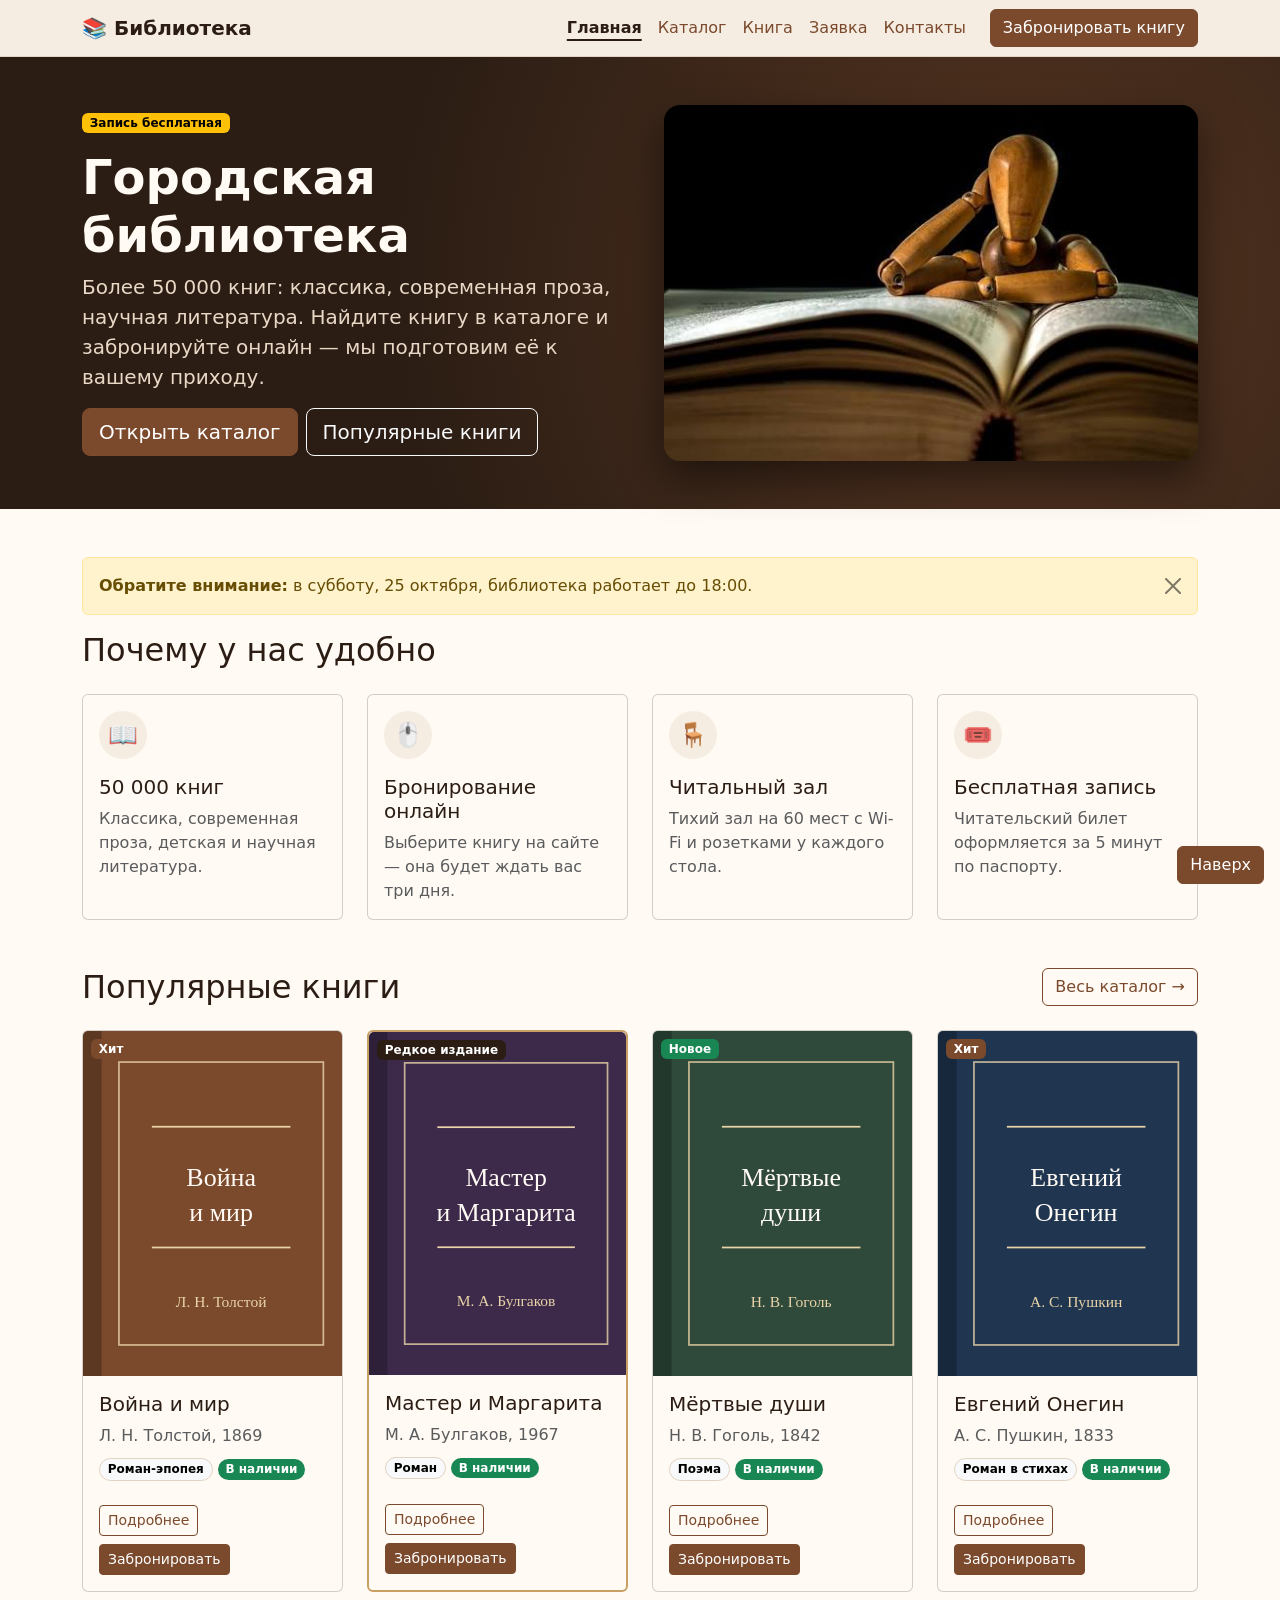
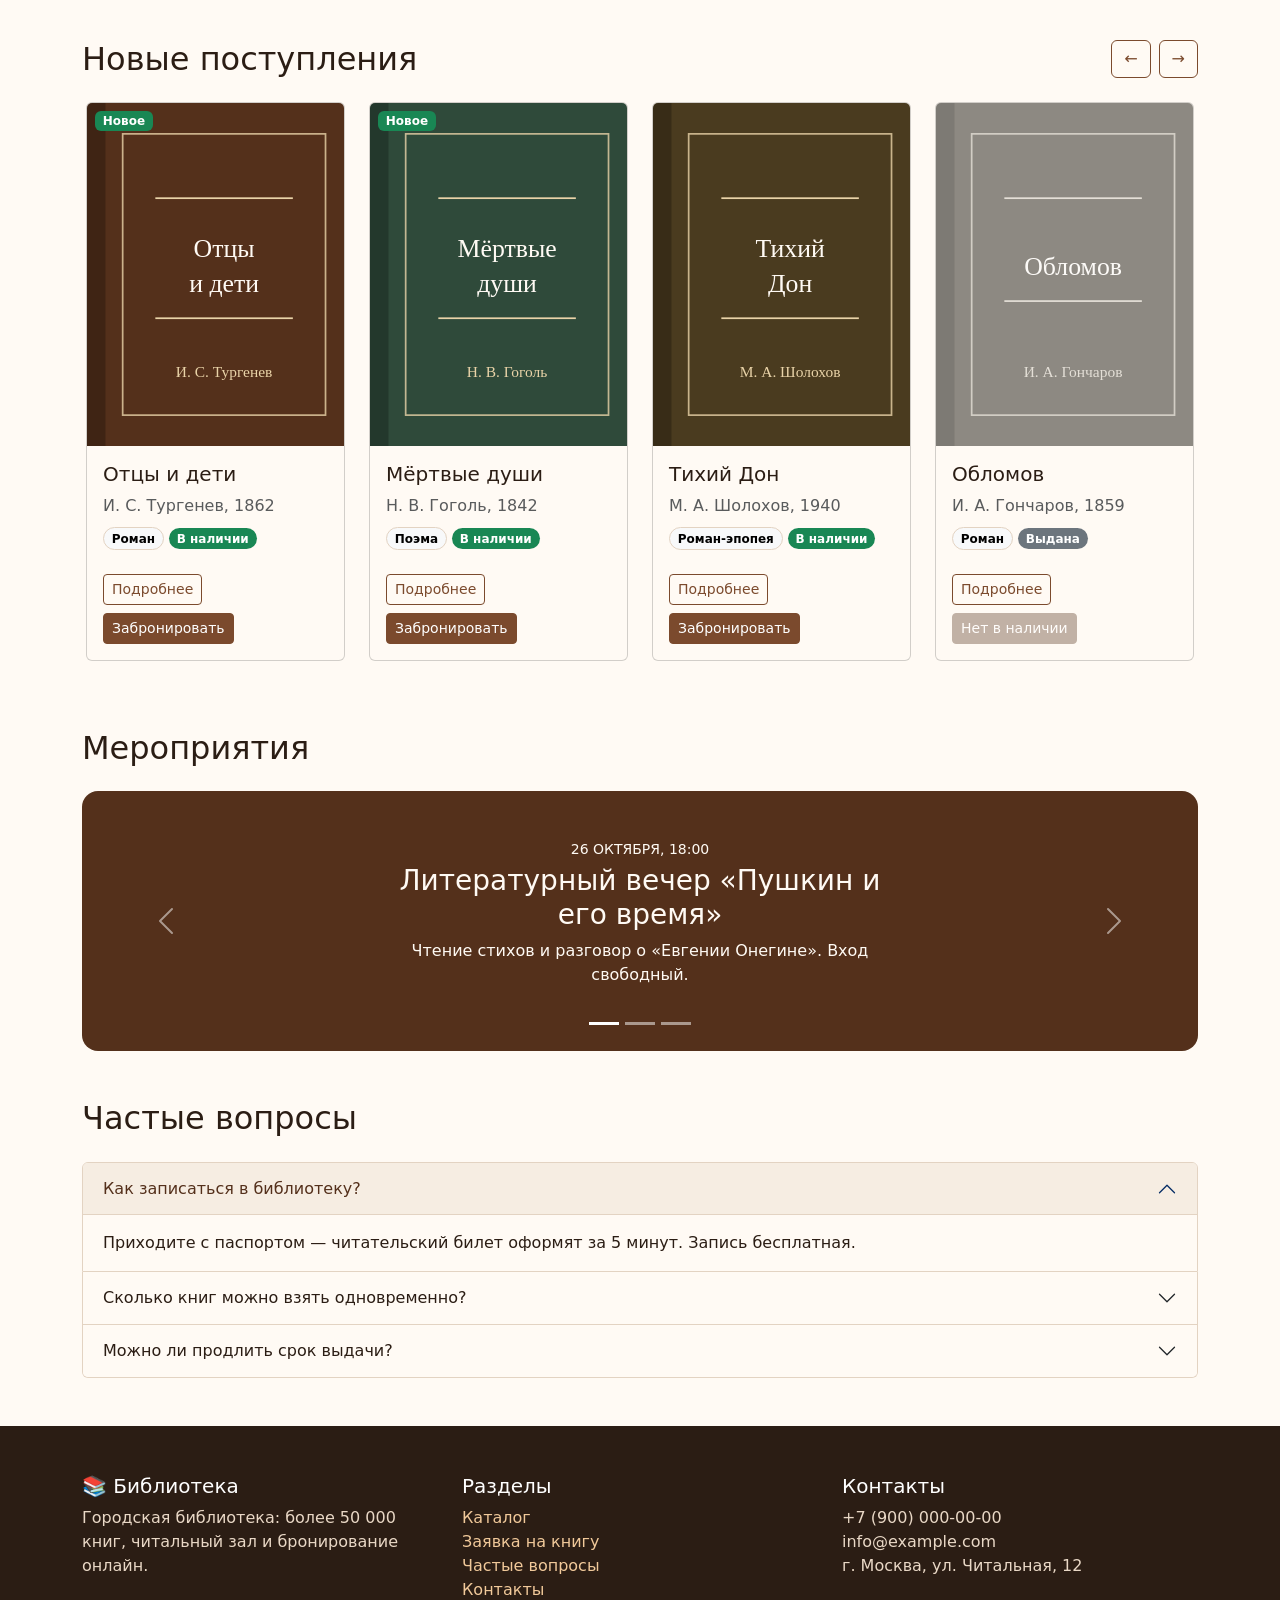
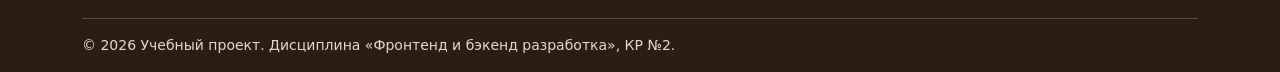
<file: index.html>
<!DOCTYPE html>
<html lang="ru">
<head>
  <meta charset="UTF-8">
  <meta name="viewport" content="width=device-width, initial-scale=1.0">
  <meta name="description" content="Городская библиотека: каталог книг, бронирование онлайн, мероприятия и ответы на частые вопросы.">
  <title>Городская библиотека — каталог книг и бронирование</title>

  <link rel="stylesheet" href="vendor/bootstrap/css/bootstrap.min.css">
  <link rel="stylesheet" href="css/custom.css">
</head>
<body class="d-flex flex-column min-vh-100">
  <header class="site-header sticky-top">
    <nav class="navbar navbar-expand-lg" aria-label="Основная навигация">
      <div class="container">
        <a class="navbar-brand fw-bold" href="index.html">📚 Библиотека</a>

        <button class="navbar-toggler" type="button" data-bs-toggle="collapse" data-bs-target="#main-nav"
                aria-controls="main-nav" aria-expanded="false" aria-label="Открыть меню">
          <span class="navbar-toggler-icon"></span>
        </button>

        <div class="collapse navbar-collapse" id="main-nav">
          <ul class="navbar-nav ms-auto mb-2 mb-lg-0">
            <li class="nav-item"><a class="nav-link active" aria-current="page" href="index.html">Главная</a></li>
            <li class="nav-item"><a class="nav-link" href="catalog.html">Каталог</a></li>
            <li class="nav-item"><a class="nav-link" href="product.html">Книга</a></li>
            <li class="nav-item"><a class="nav-link" href="order.html">Заявка</a></li>
            <li class="nav-item"><a class="nav-link" href="contacts.html">Контакты</a></li>
          </ul>
          <a class="btn btn-primary ms-lg-3" href="order.html">Забронировать книгу</a>
        </div>
      </div>
    </nav>
  </header>

  <main class="flex-grow-1">
    <section class="hero py-5">
      <div class="container">
        <div class="row align-items-center g-4 g-lg-5">
          <div class="col-12 col-lg-6">
            <span class="badge text-bg-warning mb-3">Запись бесплатная</span>
            <h1 class="display-5 fw-bold">Городская библиотека</h1>
            <p class="lead">
              Более 50 000 книг: классика, современная проза, научная литература.
              Найдите книгу в каталоге и забронируйте онлайн — мы подготовим её к вашему приходу.
            </p>
            <div class="d-flex flex-wrap gap-2">
              <a class="btn btn-primary btn-lg" href="catalog.html">Открыть каталог</a>
              <a class="btn btn-outline-light btn-lg" href="#popular">Популярные книги</a>
            </div>
          </div>
          <div class="col-12 col-lg-6">
            <img class="img-fluid rounded-4 hero__image" src="images/hero.jpeg"
                 alt="Деревянная фигурка, задумавшись, склонилась над раскрытой книгой" width="547" height="365">
          </div>
        </div>
      </div>
    </section>

    <div class="container py-5">
      <div class="alert alert-warning alert-dismissible fade show" role="alert">
        <strong>Обратите внимание:</strong> в субботу, 25 октября, библиотека работает до 18:00.
        <button class="btn-close" type="button" data-bs-dismiss="alert" aria-label="Закрыть"></button>
      </div>

      <section class="mb-5" id="advantages">
        <h2 class="mb-4">Почему у нас удобно</h2>
        <div class="row g-4">
          <div class="col-12 col-md-6 col-lg-3">
            <div class="card h-100 advantage-card">
              <div class="card-body">
                <div class="advantage-card__icon mb-3" aria-hidden="true">📖</div>
                <h3 class="h5">50 000 книг</h3>
                <p class="card-text text-body-secondary">Классика, современная проза, детская и научная литература.</p>
              </div>
            </div>
          </div>
          <div class="col-12 col-md-6 col-lg-3">
            <div class="card h-100 advantage-card">
              <div class="card-body">
                <div class="advantage-card__icon mb-3" aria-hidden="true">🖱️</div>
                <h3 class="h5">Бронирование онлайн</h3>
                <p class="card-text text-body-secondary">Выберите книгу на сайте — она будет ждать вас три дня.</p>
              </div>
            </div>
          </div>
          <div class="col-12 col-md-6 col-lg-3">
            <div class="card h-100 advantage-card">
              <div class="card-body">
                <div class="advantage-card__icon mb-3" aria-hidden="true">🪑</div>
                <h3 class="h5">Читальный зал</h3>
                <p class="card-text text-body-secondary">Тихий зал на 60 мест с Wi-Fi и розетками у каждого стола.</p>
              </div>
            </div>
          </div>
          <div class="col-12 col-md-6 col-lg-3">
            <div class="card h-100 advantage-card">
              <div class="card-body">
                <div class="advantage-card__icon mb-3" aria-hidden="true">🎟️</div>
                <h3 class="h5">Бесплатная запись</h3>
                <p class="card-text text-body-secondary">Читательский билет оформляется за 5 минут по паспорту.</p>
              </div>
            </div>
          </div>
        </div>
      </section>

      <section class="mb-5" id="popular">
        <div class="d-flex flex-wrap justify-content-between align-items-end gap-2 mb-4">
          <h2 class="mb-0">Популярные книги</h2>
          <a class="btn btn-outline-primary" href="catalog.html">Весь каталог →</a>
        </div>
        <div class="row row-cols-2 row-cols-lg-4 g-3 g-md-4">
        <div class="col">
          <article class="card book-card h-100">
          <span class="badge text-bg-primary position-absolute top-0 start-0 m-2">Хит</span>
            <img class="card-img-top book-card__cover" src="images/tolstoy-war-and-peace.svg" alt="Обложка книги «Война и мир»" width="300" height="400" loading="lazy">
            <div class="card-body">
              <h3 class="card-title h5">Война и мир</h3>
              <p class="card-text text-body-secondary mb-2">Л. Н. Толстой, 1869</p>
              <span class="badge rounded-pill text-bg-light border">Роман-эпопея</span>
              <span class="badge rounded-pill text-bg-success">В наличии</span>
            </div>
            <div class="card-footer bg-transparent border-0 d-flex flex-wrap gap-2 pb-3">
              <a class="btn btn-outline-primary btn-sm" href="product.html">Подробнее</a>
              <button class="btn btn-primary btn-sm" type="button" data-bs-toggle="modal" data-bs-target="#order-modal" data-book="Война и мир">Забронировать</button>
            </div>
          </article>
        </div>

        <div class="col">
          <article class="card book-card book-card--rare h-100">
          <span class="badge text-bg-dark position-absolute top-0 start-0 m-2">Редкое издание</span>
            <img class="card-img-top book-card__cover" src="images/bulgakov-master.svg" alt="Обложка книги «Мастер и Маргарита»" width="300" height="400" loading="lazy">
            <div class="card-body">
              <h3 class="card-title h5">Мастер и Маргарита</h3>
              <p class="card-text text-body-secondary mb-2">М. А. Булгаков, 1967</p>
              <span class="badge rounded-pill text-bg-light border">Роман</span>
              <span class="badge rounded-pill text-bg-success">В наличии</span>
            </div>
            <div class="card-footer bg-transparent border-0 d-flex flex-wrap gap-2 pb-3">
              <a class="btn btn-outline-primary btn-sm" href="product.html">Подробнее</a>
              <button class="btn btn-primary btn-sm" type="button" data-bs-toggle="modal" data-bs-target="#order-modal" data-book="Мастер и Маргарита">Забронировать</button>
            </div>
          </article>
        </div>

        <div class="col">
          <article class="card book-card h-100">
          <span class="badge text-bg-success position-absolute top-0 start-0 m-2">Новое</span>
            <img class="card-img-top book-card__cover" src="images/gogol-dead-souls.svg" alt="Обложка книги «Мёртвые души»" width="300" height="400" loading="lazy">
            <div class="card-body">
              <h3 class="card-title h5">Мёртвые души</h3>
              <p class="card-text text-body-secondary mb-2">Н. В. Гоголь, 1842</p>
              <span class="badge rounded-pill text-bg-light border">Поэма</span>
              <span class="badge rounded-pill text-bg-success">В наличии</span>
            </div>
            <div class="card-footer bg-transparent border-0 d-flex flex-wrap gap-2 pb-3">
              <a class="btn btn-outline-primary btn-sm" href="product.html">Подробнее</a>
              <button class="btn btn-primary btn-sm" type="button" data-bs-toggle="modal" data-bs-target="#order-modal" data-book="Мёртвые души">Забронировать</button>
            </div>
          </article>
        </div>

        <div class="col">
          <article class="card book-card h-100">
          <span class="badge text-bg-primary position-absolute top-0 start-0 m-2">Хит</span>
            <img class="card-img-top book-card__cover" src="images/pushkin-onegin.svg" alt="Обложка книги «Евгений Онегин»" width="300" height="400" loading="lazy">
            <div class="card-body">
              <h3 class="card-title h5">Евгений Онегин</h3>
              <p class="card-text text-body-secondary mb-2">А. С. Пушкин, 1833</p>
              <span class="badge rounded-pill text-bg-light border">Роман в стихах</span>
              <span class="badge rounded-pill text-bg-success">В наличии</span>
            </div>
            <div class="card-footer bg-transparent border-0 d-flex flex-wrap gap-2 pb-3">
              <a class="btn btn-outline-primary btn-sm" href="product.html">Подробнее</a>
              <button class="btn btn-primary btn-sm" type="button" data-bs-toggle="modal" data-bs-target="#order-modal" data-book="Евгений Онегин">Забронировать</button>
            </div>
          </article>
        </div>
        </div>
      </section>

      <section class="mb-5" id="new-books">
        <div class="d-flex flex-wrap justify-content-between align-items-center gap-2 mb-3">
          <h2 class="mb-0">Новые поступления</h2>
          <div class="d-flex gap-2">
            <button class="btn btn-outline-primary" type="button" data-bs-target="#new-books-carousel" data-bs-slide="prev" aria-label="Предыдущие книги">←</button>
            <button class="btn btn-outline-primary" type="button" data-bs-target="#new-books-carousel" data-bs-slide="next" aria-label="Следующие книги">→</button>
          </div>
        </div>

        <div class="carousel slide books-carousel" id="new-books-carousel" data-bs-touch="true">
          <div class="carousel-inner">
            <div class="carousel-item active">
              <div class="row row-cols-2 row-cols-lg-4 g-3 g-md-4">
                <div class="col">
                  <article class="card book-card h-100">
                    <span class="badge text-bg-success position-absolute top-0 start-0 m-2">Новое</span>
                    <img class="card-img-top book-card__cover" src="images/turgenev-fathers.svg" alt="Обложка книги «Отцы и дети»" width="300" height="400" loading="lazy">
                    <div class="card-body">
                      <h3 class="card-title h5">Отцы и дети</h3>
                      <p class="card-text text-body-secondary mb-2">И. С. Тургенев, 1862</p>
                      <span class="badge rounded-pill text-bg-light border">Роман</span>
                      <span class="badge rounded-pill text-bg-success">В наличии</span>
                    </div>
                    <div class="card-footer bg-transparent border-0 d-flex flex-wrap gap-2 pb-3">
                      <a class="btn btn-outline-primary btn-sm" href="product.html">Подробнее</a>
                      <button class="btn btn-primary btn-sm" type="button" data-bs-toggle="modal" data-bs-target="#order-modal" data-book="Отцы и дети">Забронировать</button>
                    </div>
                  </article>
                </div>

                <div class="col">
                  <article class="card book-card h-100">
                    <span class="badge text-bg-success position-absolute top-0 start-0 m-2">Новое</span>
                    <img class="card-img-top book-card__cover" src="images/gogol-dead-souls.svg" alt="Обложка книги «Мёртвые души»" width="300" height="400" loading="lazy">
                    <div class="card-body">
                      <h3 class="card-title h5">Мёртвые души</h3>
                      <p class="card-text text-body-secondary mb-2">Н. В. Гоголь, 1842</p>
                      <span class="badge rounded-pill text-bg-light border">Поэма</span>
                      <span class="badge rounded-pill text-bg-success">В наличии</span>
                    </div>
                    <div class="card-footer bg-transparent border-0 d-flex flex-wrap gap-2 pb-3">
                      <a class="btn btn-outline-primary btn-sm" href="product.html">Подробнее</a>
                      <button class="btn btn-primary btn-sm" type="button" data-bs-toggle="modal" data-bs-target="#order-modal" data-book="Мёртвые души">Забронировать</button>
                    </div>
                  </article>
                </div>

                <div class="col">
                  <article class="card book-card h-100">
                    <img class="card-img-top book-card__cover" src="images/sholokhov-don.svg" alt="Обложка книги «Тихий Дон»" width="300" height="400" loading="lazy">
                    <div class="card-body">
                      <h3 class="card-title h5">Тихий Дон</h3>
                      <p class="card-text text-body-secondary mb-2">М. А. Шолохов, 1940</p>
                      <span class="badge rounded-pill text-bg-light border">Роман-эпопея</span>
                      <span class="badge rounded-pill text-bg-success">В наличии</span>
                    </div>
                    <div class="card-footer bg-transparent border-0 d-flex flex-wrap gap-2 pb-3">
                      <a class="btn btn-outline-primary btn-sm" href="product.html">Подробнее</a>
                      <button class="btn btn-primary btn-sm" type="button" data-bs-toggle="modal" data-bs-target="#order-modal" data-book="Тихий Дон">Забронировать</button>
                    </div>
                  </article>
                </div>

                <div class="col">
                  <article class="card book-card book-card--unavailable h-100">
                    <img class="card-img-top book-card__cover" src="images/goncharov-oblomov.svg" alt="Обложка книги «Обломов»" width="300" height="400" loading="lazy">
                    <div class="card-body">
                      <h3 class="card-title h5">Обломов</h3>
                      <p class="card-text text-body-secondary mb-2">И. А. Гончаров, 1859</p>
                      <span class="badge rounded-pill text-bg-light border">Роман</span>
                      <span class="badge rounded-pill text-bg-secondary">Выдана</span>
                    </div>
                    <div class="card-footer bg-transparent border-0 d-flex flex-wrap gap-2 pb-3">
                      <a class="btn btn-outline-primary btn-sm" href="product.html">Подробнее</a>
                      <button class="btn btn-primary btn-sm" type="button" disabled>Нет в наличии</button>
                    </div>
                  </article>
                </div>
              </div>
            </div>
            <div class="carousel-item">
              <div class="row row-cols-2 row-cols-lg-4 g-3 g-md-4">
                <div class="col">
                  <article class="card book-card book-card--unavailable h-100">
                    <img class="card-img-top book-card__cover" src="images/dostoevsky-crime.svg" alt="Обложка книги «Преступление и наказание»" width="300" height="400" loading="lazy">
                    <div class="card-body">
                      <h3 class="card-title h5">Преступление и наказание</h3>
                      <p class="card-text text-body-secondary mb-2">Ф. М. Достоевский, 1866</p>
                      <span class="badge rounded-pill text-bg-light border">Роман</span>
                      <span class="badge rounded-pill text-bg-secondary">Выдана</span>
                    </div>
                    <div class="card-footer bg-transparent border-0 d-flex flex-wrap gap-2 pb-3">
                      <a class="btn btn-outline-primary btn-sm" href="product.html">Подробнее</a>
                      <button class="btn btn-primary btn-sm" type="button" disabled>Нет в наличии</button>
                    </div>
                  </article>
                </div>

                <div class="col">
                  <article class="card book-card h-100">
                    <span class="badge text-bg-primary position-absolute top-0 start-0 m-2">Хит</span>
                    <img class="card-img-top book-card__cover" src="images/pushkin-onegin.svg" alt="Обложка книги «Евгений Онегин»" width="300" height="400" loading="lazy">
                    <div class="card-body">
                      <h3 class="card-title h5">Евгений Онегин</h3>
                      <p class="card-text text-body-secondary mb-2">А. С. Пушкин, 1833</p>
                      <span class="badge rounded-pill text-bg-light border">Роман в стихах</span>
                      <span class="badge rounded-pill text-bg-success">В наличии</span>
                    </div>
                    <div class="card-footer bg-transparent border-0 d-flex flex-wrap gap-2 pb-3">
                      <a class="btn btn-outline-primary btn-sm" href="product.html">Подробнее</a>
                      <button class="btn btn-primary btn-sm" type="button" data-bs-toggle="modal" data-bs-target="#order-modal" data-book="Евгений Онегин">Забронировать</button>
                    </div>
                  </article>
                </div>

                <div class="col">
                  <article class="card book-card book-card--rare h-100">
                    <span class="badge text-bg-dark position-absolute top-0 start-0 m-2">Редкое издание</span>
                    <img class="card-img-top book-card__cover" src="images/bulgakov-master.svg" alt="Обложка книги «Мастер и Маргарита»" width="300" height="400" loading="lazy">
                    <div class="card-body">
                      <h3 class="card-title h5">Мастер и Маргарита</h3>
                      <p class="card-text text-body-secondary mb-2">М. А. Булгаков, 1967</p>
                      <span class="badge rounded-pill text-bg-light border">Роман</span>
                      <span class="badge rounded-pill text-bg-success">В наличии</span>
                    </div>
                    <div class="card-footer bg-transparent border-0 d-flex flex-wrap gap-2 pb-3">
                      <a class="btn btn-outline-primary btn-sm" href="product.html">Подробнее</a>
                      <button class="btn btn-primary btn-sm" type="button" data-bs-toggle="modal" data-bs-target="#order-modal" data-book="Мастер и Маргарита">Забронировать</button>
                    </div>
                  </article>
                </div>

                <div class="col">
                  <article class="card book-card h-100">
                    <span class="badge text-bg-primary position-absolute top-0 start-0 m-2">Хит</span>
                    <img class="card-img-top book-card__cover" src="images/tolstoy-war-and-peace.svg" alt="Обложка книги «Война и мир»" width="300" height="400" loading="lazy">
                    <div class="card-body">
                      <h3 class="card-title h5">Война и мир</h3>
                      <p class="card-text text-body-secondary mb-2">Л. Н. Толстой, 1869</p>
                      <span class="badge rounded-pill text-bg-light border">Роман-эпопея</span>
                      <span class="badge rounded-pill text-bg-success">В наличии</span>
                    </div>
                    <div class="card-footer bg-transparent border-0 d-flex flex-wrap gap-2 pb-3">
                      <a class="btn btn-outline-primary btn-sm" href="product.html">Подробнее</a>
                      <button class="btn btn-primary btn-sm" type="button" data-bs-toggle="modal" data-bs-target="#order-modal" data-book="Война и мир">Забронировать</button>
                    </div>
                  </article>
                </div>
              </div>
            </div>
          </div>
        </div>
      </section>

      <section class="mb-5" id="events">
        <h2 class="mb-4">Мероприятия</h2>
        <div class="carousel slide events-carousel rounded-4 overflow-hidden" id="events-carousel" data-bs-ride="carousel">
          <div class="carousel-indicators">
            <button class="active" type="button" data-bs-target="#events-carousel" data-bs-slide-to="0" aria-current="true" aria-label="Мероприятие 1"></button>
            <button type="button" data-bs-target="#events-carousel" data-bs-slide-to="1" aria-label="Мероприятие 2"></button>
            <button type="button" data-bs-target="#events-carousel" data-bs-slide-to="2" aria-label="Мероприятие 3"></button>
          </div>
          <div class="carousel-inner">
            <div class="carousel-item active events-carousel__slide events-carousel__slide--1">
              <div class="events-carousel__content">
                <p class="text-uppercase small mb-1">26 октября, 18:00</p>
                <h3>Литературный вечер «Пушкин и его время»</h3>
                <p class="mb-0">Чтение стихов и разговор о «Евгении Онегине». Вход свободный.</p>
              </div>
            </div>
            <div class="carousel-item events-carousel__slide events-carousel__slide--2">
              <div class="events-carousel__content">
                <p class="text-uppercase small mb-1">Каждую среду, 19:00</p>
                <h3>Книжный клуб любителей классики</h3>
                <p class="mb-0">В ноябре обсуждаем «Мастера и Маргариту» Булгакова.</p>
              </div>
            </div>
            <div class="carousel-item events-carousel__slide events-carousel__slide--3">
              <div class="events-carousel__content">
                <p class="text-uppercase small mb-1">2 ноября, 12:00</p>
                <h3>Мастер-класс «Как переплести книгу»</h3>
                <p class="mb-0">Для детей от 10 лет и взрослых. Нужна запись по телефону.</p>
              </div>
            </div>
          </div>
          <button class="carousel-control-prev" type="button" data-bs-target="#events-carousel" data-bs-slide="prev">
            <span class="carousel-control-prev-icon" aria-hidden="true"></span>
            <span class="visually-hidden">Предыдущее</span>
          </button>
          <button class="carousel-control-next" type="button" data-bs-target="#events-carousel" data-bs-slide="next">
            <span class="carousel-control-next-icon" aria-hidden="true"></span>
            <span class="visually-hidden">Следующее</span>
          </button>
        </div>
      </section>

      <section id="faq">
        <h2 class="mb-4">Частые вопросы</h2>
        <div class="accordion" id="faq-accordion">
          <div class="accordion-item">
            <h3 class="accordion-header">
              <button class="accordion-button" type="button" data-bs-toggle="collapse" data-bs-target="#faq-1" aria-expanded="true" aria-controls="faq-1">
                Как записаться в библиотеку?
              </button>
            </h3>
            <div class="accordion-collapse collapse show" id="faq-1" data-bs-parent="#faq-accordion">
              <div class="accordion-body">Приходите с паспортом — читательский билет оформят за 5 минут. Запись бесплатная.</div>
            </div>
          </div>
          <div class="accordion-item">
            <h3 class="accordion-header">
              <button class="accordion-button collapsed" type="button" data-bs-toggle="collapse" data-bs-target="#faq-2" aria-expanded="false" aria-controls="faq-2">
                Сколько книг можно взять одновременно?
              </button>
            </h3>
            <div class="accordion-collapse collapse" id="faq-2" data-bs-parent="#faq-accordion">
              <div class="accordion-body">До пяти книг на абонементе. Редкие издания выдаются только в читальный зал.</div>
            </div>
          </div>
          <div class="accordion-item">
            <h3 class="accordion-header">
              <button class="accordion-button collapsed" type="button" data-bs-toggle="collapse" data-bs-target="#faq-3" aria-expanded="false" aria-controls="faq-3">
                Можно ли продлить срок выдачи?
              </button>
            </h3>
            <div class="accordion-collapse collapse" id="faq-3" data-bs-parent="#faq-accordion">
              <div class="accordion-body">Да, один раз на 14 дней — по телефону или через <a href="order.html">форму заявки</a>, если книгу никто не забронировал.</div>
            </div>
          </div>
        </div>
      </section>
    </div>
  </main>

  <footer class="site-footer mt-auto pt-5 pb-3">
    <div class="container">
      <div class="row g-4">
        <div class="col-12 col-md-4">
          <h2 class="h5">📚 Библиотека</h2>
          <p class="mb-0">Городская библиотека: более 50 000 книг, читальный зал и бронирование онлайн.</p>
        </div>
        <div class="col-6 col-md-4">
          <h2 class="h5">Разделы</h2>
          <ul class="list-unstyled mb-0">
            <li><a href="catalog.html">Каталог</a></li>
            <li><a href="order.html">Заявка на книгу</a></li>
            <li><a href="index.html#faq">Частые вопросы</a></li>
            <li><a href="contacts.html">Контакты</a></li>
          </ul>
        </div>
        <div class="col-6 col-md-4">
          <h2 class="h5">Контакты</h2>
          <ul class="list-unstyled mb-0">
            <li>+7 (900) 000-00-00</li>
            <li>info@example.com</li>
            <li>г. Москва, ул. Читальная, 12</li>
          </ul>
        </div>
      </div>
      <hr>
      <p class="small mb-0">&copy; 2026 Учебный проект. Дисциплина «Фронтенд и бэкенд разработка», КР №2.</p>
    </div>
  </footer>

  <a class="btn btn-primary position-fixed bottom-0 end-0 m-3 z-3" href="#">Наверх</a>

  <div class="modal fade" id="order-modal" tabindex="-1" aria-labelledby="order-modal-title" aria-hidden="true">
    <div class="modal-dialog modal-dialog-centered">
      <div class="modal-content">
        <form class="needs-validation" action="#" method="post" novalidate>
          <div class="modal-header">
            <h2 class="modal-title fs-5" id="order-modal-title">Быстрое бронирование</h2>
            <button class="btn-close" type="button" data-bs-dismiss="modal" aria-label="Закрыть"></button>
          </div>

          <div class="modal-body">
            <div class="alert alert-light border py-2">Книга: <strong data-book-name>не выбрана</strong></div>
            <input id="modal-book" name="book" type="hidden">

            <div class="mb-3">
              <label class="form-label" for="modal-name">Имя</label>
              <input class="form-control" id="modal-name" name="name" type="text" minlength="2" autocomplete="name" required>
              <div class="invalid-feedback">Введите имя (не короче 2 символов).</div>
            </div>

            <div class="mb-3">
              <label class="form-label" for="modal-phone">Телефон</label>
              <div class="input-group has-validation">
                <span class="input-group-text">+7</span>
                <input class="form-control" id="modal-phone" name="phone" type="tel" inputmode="tel" placeholder="(900) 000-00-00"
                       pattern="\(\d{3}\) \d{3}-\d{2}-\d{2}" autocomplete="tel-national" required>
                <div class="invalid-feedback">Формат: (900) 000-00-00.</div>
              </div>
            </div>

            <div class="form-check">
              <input class="form-check-input" id="modal-agreement" name="agreement" type="checkbox" required>
              <label class="form-check-label" for="modal-agreement">Я согласен на обработку персональных данных</label>
              <div class="invalid-feedback">Нужно согласие на обработку данных.</div>
            </div>
          </div>

          <div class="modal-footer">
            <button class="btn btn-outline-secondary" type="button" data-bs-dismiss="modal">Отмена</button>
            <button class="btn btn-primary" type="submit">Забронировать</button>
          </div>
        </form>
      </div>
    </div>
  </div>

  <div class="toast-container position-fixed bottom-0 start-50 translate-middle-x p-3">
    <div class="toast align-items-center text-bg-success border-0" id="success-toast" role="status" aria-live="polite" aria-atomic="true">
      <div class="d-flex">
        <div class="toast-body">Заявка отправлена! Мы подготовим книгу к вашему приходу.</div>
        <button class="btn-close btn-close-white me-2 m-auto" type="button" data-bs-dismiss="toast" aria-label="Закрыть"></button>
      </div>
    </div>
  </div>

  <script src="vendor/bootstrap/js/bootstrap.bundle.min.js"></script>
  <script src="js/main.js"></script>
</body>
</html>
</file>
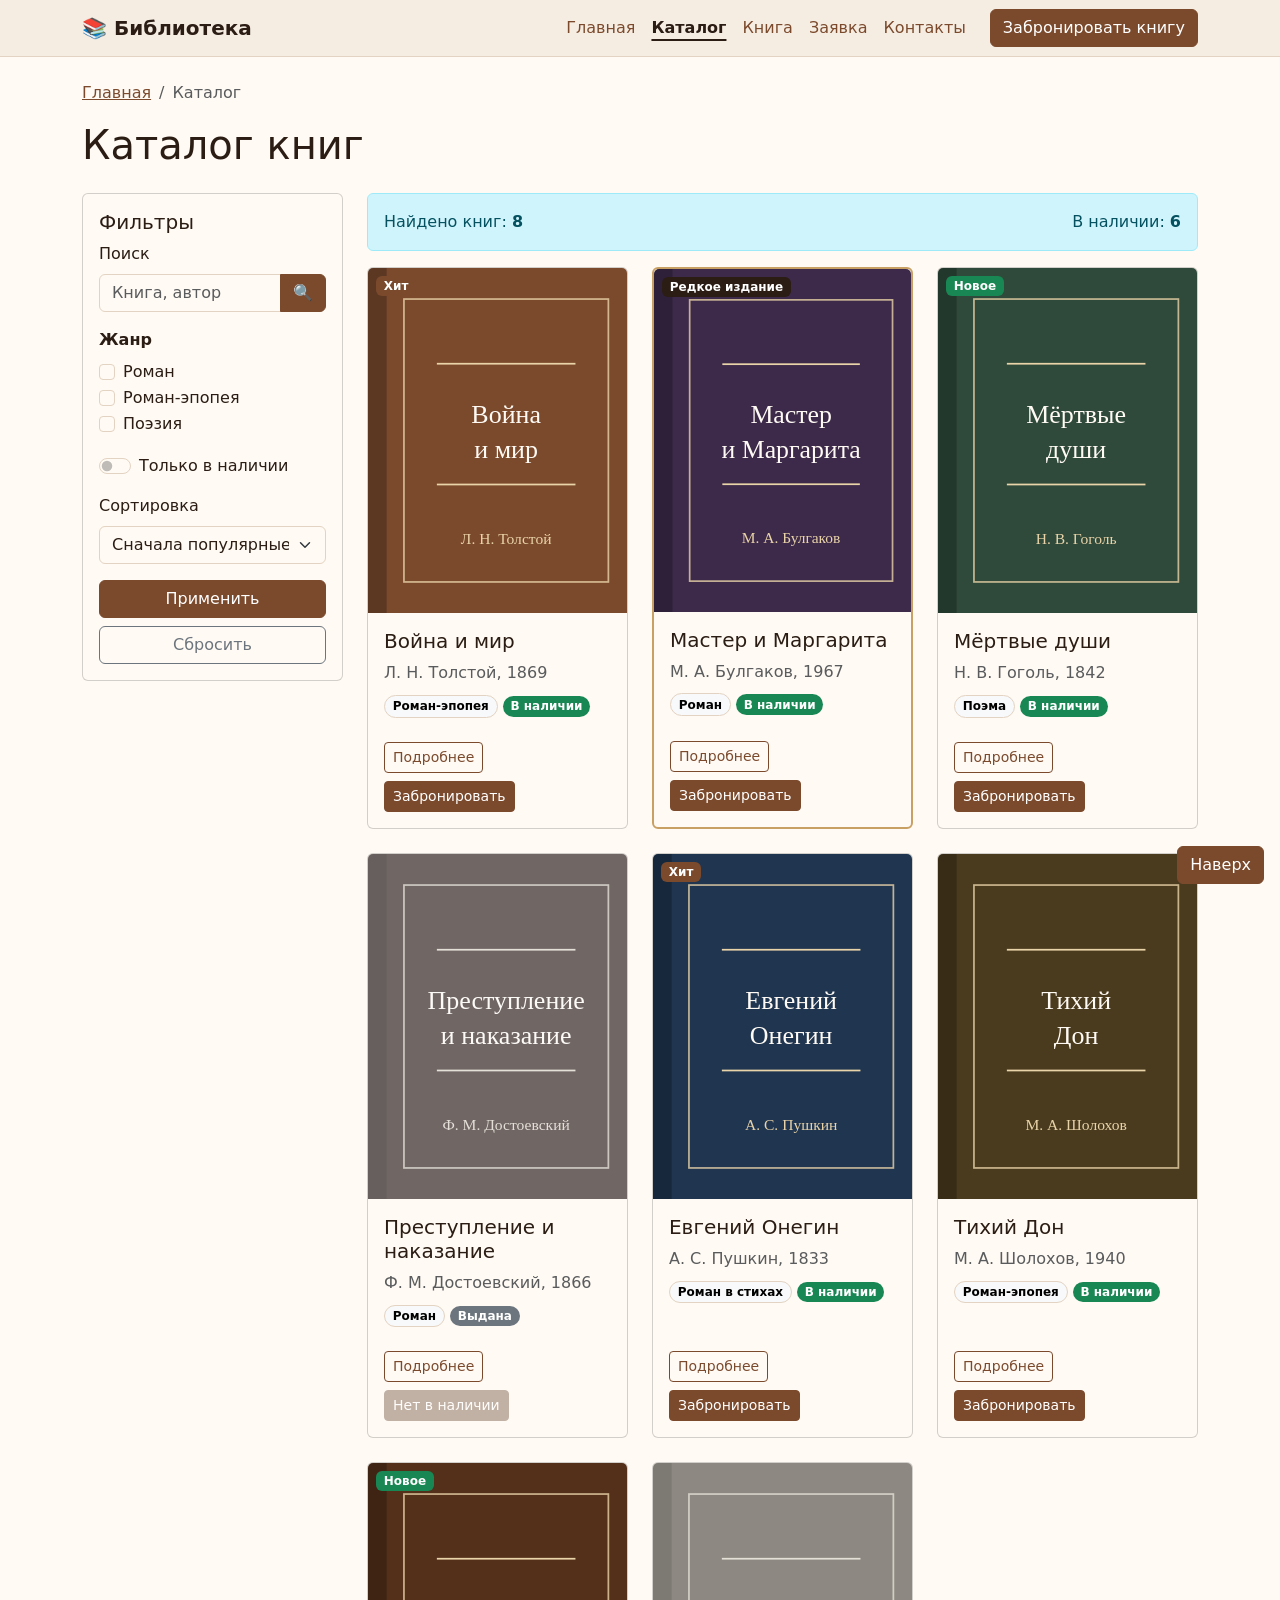
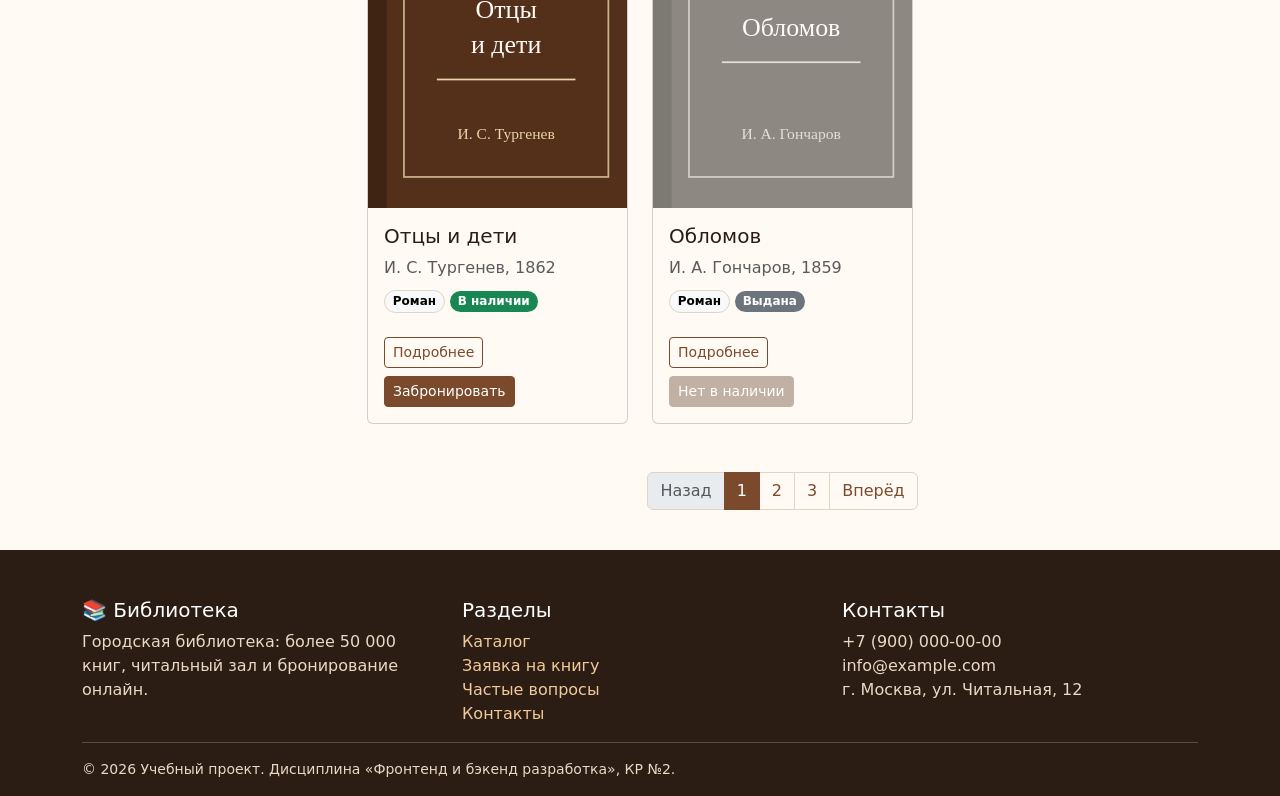
<file: catalog.html>
<!DOCTYPE html>
<html lang="ru">
<head>
  <meta charset="UTF-8">
  <meta name="viewport" content="width=device-width, initial-scale=1.0">
  <meta name="description" content="Каталог книг городской библиотеки: поиск, фильтры по жанру и наличию, бронирование.">
  <title>Каталог книг — Городская библиотека</title>

  <link rel="stylesheet" href="vendor/bootstrap/css/bootstrap.min.css">
  <link rel="stylesheet" href="css/custom.css">
</head>
<body class="d-flex flex-column min-vh-100">
  <header class="site-header sticky-top">
    <nav class="navbar navbar-expand-lg" aria-label="Основная навигация">
      <div class="container">
        <a class="navbar-brand fw-bold" href="index.html">📚 Библиотека</a>

        <button class="navbar-toggler" type="button" data-bs-toggle="collapse" data-bs-target="#main-nav"
                aria-controls="main-nav" aria-expanded="false" aria-label="Открыть меню">
          <span class="navbar-toggler-icon"></span>
        </button>

        <div class="collapse navbar-collapse" id="main-nav">
          <ul class="navbar-nav ms-auto mb-2 mb-lg-0">
            <li class="nav-item"><a class="nav-link" href="index.html">Главная</a></li>
            <li class="nav-item"><a class="nav-link active" aria-current="page" href="catalog.html">Каталог</a></li>
            <li class="nav-item"><a class="nav-link" href="product.html">Книга</a></li>
            <li class="nav-item"><a class="nav-link" href="order.html">Заявка</a></li>
            <li class="nav-item"><a class="nav-link" href="contacts.html">Контакты</a></li>
          </ul>
          <a class="btn btn-primary ms-lg-3" href="order.html">Забронировать книгу</a>
        </div>
      </div>
    </nav>
  </header>

  <main class="container py-4 flex-grow-1">
    <nav aria-label="Хлебные крошки">
      <ol class="breadcrumb">
        <li class="breadcrumb-item"><a href="index.html">Главная</a></li>
        <li class="breadcrumb-item active" aria-current="page">Каталог</li>
      </ol>
    </nav>

    <h1 class="mb-4">Каталог книг</h1>

    <div class="row g-4">
      <aside class="col-12 col-lg-3">
        <div class="card catalog-filters">
          <div class="card-body">
            <h2 class="h5">Фильтры</h2>
            <form action="#" method="get">
              <label class="form-label" for="search">Поиск</label>
              <div class="input-group mb-3">
                <input class="form-control" id="search" name="q" type="search" placeholder="Книга, автор">
                <button class="btn btn-primary" type="submit" aria-label="Найти">🔍</button>
              </div>

              <fieldset class="mb-3">
                <legend class="fs-6 fw-semibold">Жанр</legend>
                <div class="form-check">
                  <input class="form-check-input" id="genre-novel" type="checkbox" name="genre" value="novel">
                  <label class="form-check-label" for="genre-novel">Роман</label>
                </div>
                <div class="form-check">
                  <input class="form-check-input" id="genre-epic" type="checkbox" name="genre" value="epic">
                  <label class="form-check-label" for="genre-epic">Роман-эпопея</label>
                </div>
                <div class="form-check">
                  <input class="form-check-input" id="genre-poetry" type="checkbox" name="genre" value="poetry">
                  <label class="form-check-label" for="genre-poetry">Поэзия</label>
                </div>
              </fieldset>

              <div class="form-check form-switch mb-3">
                <input class="form-check-input" id="in-stock" type="checkbox" role="switch" name="in-stock">
                <label class="form-check-label" for="in-stock">Только в наличии</label>
              </div>

              <label class="form-label" for="sort">Сортировка</label>
              <select class="form-select mb-3" id="sort" name="sort">
                <option value="popular">Сначала популярные</option>
                <option value="title">По названию</option>
                <option value="year">По году издания</option>
              </select>

              <div class="d-grid gap-2">
                <button class="btn btn-primary" type="submit">Применить</button>
                <button class="btn btn-outline-secondary" type="reset">Сбросить</button>
              </div>
            </form>
          </div>
        </div>
      </aside>

      <section class="col-12 col-lg-9" aria-labelledby="list-title">
        <h2 class="visually-hidden" id="list-title">Список книг</h2>
        <div class="alert alert-info d-flex justify-content-between flex-wrap gap-2" role="status">
          <span>Найдено книг: <strong>8</strong></span>
          <span>В наличии: <strong>6</strong></span>
        </div>

        <div class="row row-cols-2 row-cols-xl-3 g-3 g-md-4">
          <div class="col">
            <article class="card book-card h-100">
            <span class="badge text-bg-primary position-absolute top-0 start-0 m-2">Хит</span>
              <img class="card-img-top book-card__cover" src="images/tolstoy-war-and-peace.svg" alt="Обложка книги «Война и мир»" width="300" height="400" loading="lazy">
              <div class="card-body">
                <h3 class="card-title h5">Война и мир</h3>
                <p class="card-text text-body-secondary mb-2">Л. Н. Толстой, 1869</p>
                <span class="badge rounded-pill text-bg-light border">Роман-эпопея</span>
                <span class="badge rounded-pill text-bg-success">В наличии</span>
              </div>
              <div class="card-footer bg-transparent border-0 d-flex flex-wrap gap-2 pb-3">
                <a class="btn btn-outline-primary btn-sm" href="product.html">Подробнее</a>
                <button class="btn btn-primary btn-sm" type="button" data-bs-toggle="modal" data-bs-target="#order-modal" data-book="Война и мир">Забронировать</button>
              </div>
            </article>
          </div>

          <div class="col">
            <article class="card book-card book-card--rare h-100">
            <span class="badge text-bg-dark position-absolute top-0 start-0 m-2">Редкое издание</span>
              <img class="card-img-top book-card__cover" src="images/bulgakov-master.svg" alt="Обложка книги «Мастер и Маргарита»" width="300" height="400" loading="lazy">
              <div class="card-body">
                <h3 class="card-title h5">Мастер и Маргарита</h3>
                <p class="card-text text-body-secondary mb-2">М. А. Булгаков, 1967</p>
                <span class="badge rounded-pill text-bg-light border">Роман</span>
                <span class="badge rounded-pill text-bg-success">В наличии</span>
              </div>
              <div class="card-footer bg-transparent border-0 d-flex flex-wrap gap-2 pb-3">
                <a class="btn btn-outline-primary btn-sm" href="product.html">Подробнее</a>
                <button class="btn btn-primary btn-sm" type="button" data-bs-toggle="modal" data-bs-target="#order-modal" data-book="Мастер и Маргарита">Забронировать</button>
              </div>
            </article>
          </div>

          <div class="col">
            <article class="card book-card h-100">
            <span class="badge text-bg-success position-absolute top-0 start-0 m-2">Новое</span>
              <img class="card-img-top book-card__cover" src="images/gogol-dead-souls.svg" alt="Обложка книги «Мёртвые души»" width="300" height="400" loading="lazy">
              <div class="card-body">
                <h3 class="card-title h5">Мёртвые души</h3>
                <p class="card-text text-body-secondary mb-2">Н. В. Гоголь, 1842</p>
                <span class="badge rounded-pill text-bg-light border">Поэма</span>
                <span class="badge rounded-pill text-bg-success">В наличии</span>
              </div>
              <div class="card-footer bg-transparent border-0 d-flex flex-wrap gap-2 pb-3">
                <a class="btn btn-outline-primary btn-sm" href="product.html">Подробнее</a>
                <button class="btn btn-primary btn-sm" type="button" data-bs-toggle="modal" data-bs-target="#order-modal" data-book="Мёртвые души">Забронировать</button>
              </div>
            </article>
          </div>

          <div class="col">
            <article class="card book-card book-card--unavailable h-100">
              <img class="card-img-top book-card__cover" src="images/dostoevsky-crime.svg" alt="Обложка книги «Преступление и наказание»" width="300" height="400" loading="lazy">
              <div class="card-body">
                <h3 class="card-title h5">Преступление и наказание</h3>
                <p class="card-text text-body-secondary mb-2">Ф. М. Достоевский, 1866</p>
                <span class="badge rounded-pill text-bg-light border">Роман</span>
                <span class="badge rounded-pill text-bg-secondary">Выдана</span>
              </div>
              <div class="card-footer bg-transparent border-0 d-flex flex-wrap gap-2 pb-3">
                <a class="btn btn-outline-primary btn-sm" href="product.html">Подробнее</a>
                <button class="btn btn-primary btn-sm" type="button" disabled>Нет в наличии</button>
              </div>
            </article>
          </div>

          <div class="col">
            <article class="card book-card h-100">
            <span class="badge text-bg-primary position-absolute top-0 start-0 m-2">Хит</span>
              <img class="card-img-top book-card__cover" src="images/pushkin-onegin.svg" alt="Обложка книги «Евгений Онегин»" width="300" height="400" loading="lazy">
              <div class="card-body">
                <h3 class="card-title h5">Евгений Онегин</h3>
                <p class="card-text text-body-secondary mb-2">А. С. Пушкин, 1833</p>
                <span class="badge rounded-pill text-bg-light border">Роман в стихах</span>
                <span class="badge rounded-pill text-bg-success">В наличии</span>
              </div>
              <div class="card-footer bg-transparent border-0 d-flex flex-wrap gap-2 pb-3">
                <a class="btn btn-outline-primary btn-sm" href="product.html">Подробнее</a>
                <button class="btn btn-primary btn-sm" type="button" data-bs-toggle="modal" data-bs-target="#order-modal" data-book="Евгений Онегин">Забронировать</button>
              </div>
            </article>
          </div>

          <div class="col">
            <article class="card book-card h-100">
              <img class="card-img-top book-card__cover" src="images/sholokhov-don.svg" alt="Обложка книги «Тихий Дон»" width="300" height="400" loading="lazy">
              <div class="card-body">
                <h3 class="card-title h5">Тихий Дон</h3>
                <p class="card-text text-body-secondary mb-2">М. А. Шолохов, 1940</p>
                <span class="badge rounded-pill text-bg-light border">Роман-эпопея</span>
                <span class="badge rounded-pill text-bg-success">В наличии</span>
              </div>
              <div class="card-footer bg-transparent border-0 d-flex flex-wrap gap-2 pb-3">
                <a class="btn btn-outline-primary btn-sm" href="product.html">Подробнее</a>
                <button class="btn btn-primary btn-sm" type="button" data-bs-toggle="modal" data-bs-target="#order-modal" data-book="Тихий Дон">Забронировать</button>
              </div>
            </article>
          </div>

          <div class="col">
            <article class="card book-card h-100">
            <span class="badge text-bg-success position-absolute top-0 start-0 m-2">Новое</span>
              <img class="card-img-top book-card__cover" src="images/turgenev-fathers.svg" alt="Обложка книги «Отцы и дети»" width="300" height="400" loading="lazy">
              <div class="card-body">
                <h3 class="card-title h5">Отцы и дети</h3>
                <p class="card-text text-body-secondary mb-2">И. С. Тургенев, 1862</p>
                <span class="badge rounded-pill text-bg-light border">Роман</span>
                <span class="badge rounded-pill text-bg-success">В наличии</span>
              </div>
              <div class="card-footer bg-transparent border-0 d-flex flex-wrap gap-2 pb-3">
                <a class="btn btn-outline-primary btn-sm" href="product.html">Подробнее</a>
                <button class="btn btn-primary btn-sm" type="button" data-bs-toggle="modal" data-bs-target="#order-modal" data-book="Отцы и дети">Забронировать</button>
              </div>
            </article>
          </div>

          <div class="col">
            <article class="card book-card book-card--unavailable h-100">
              <img class="card-img-top book-card__cover" src="images/goncharov-oblomov.svg" alt="Обложка книги «Обломов»" width="300" height="400" loading="lazy">
              <div class="card-body">
                <h3 class="card-title h5">Обломов</h3>
                <p class="card-text text-body-secondary mb-2">И. А. Гончаров, 1859</p>
                <span class="badge rounded-pill text-bg-light border">Роман</span>
                <span class="badge rounded-pill text-bg-secondary">Выдана</span>
              </div>
              <div class="card-footer bg-transparent border-0 d-flex flex-wrap gap-2 pb-3">
                <a class="btn btn-outline-primary btn-sm" href="product.html">Подробнее</a>
                <button class="btn btn-primary btn-sm" type="button" disabled>Нет в наличии</button>
              </div>
            </article>
          </div>
        </div>

        <nav class="mt-5" aria-label="Страницы каталога">
          <ul class="pagination justify-content-center">
            <li class="page-item disabled"><span class="page-link">Назад</span></li>
            <li class="page-item active" aria-current="page"><span class="page-link">1</span></li>
            <li class="page-item"><a class="page-link" href="#">2</a></li>
            <li class="page-item"><a class="page-link" href="#">3</a></li>
            <li class="page-item"><a class="page-link" href="#">Вперёд</a></li>
          </ul>
        </nav>
      </section>
    </div>
  </main>

  <footer class="site-footer mt-auto pt-5 pb-3">
    <div class="container">
      <div class="row g-4">
        <div class="col-12 col-md-4">
          <h2 class="h5">📚 Библиотека</h2>
          <p class="mb-0">Городская библиотека: более 50 000 книг, читальный зал и бронирование онлайн.</p>
        </div>
        <div class="col-6 col-md-4">
          <h2 class="h5">Разделы</h2>
          <ul class="list-unstyled mb-0">
            <li><a href="catalog.html">Каталог</a></li>
            <li><a href="order.html">Заявка на книгу</a></li>
            <li><a href="index.html#faq">Частые вопросы</a></li>
            <li><a href="contacts.html">Контакты</a></li>
          </ul>
        </div>
        <div class="col-6 col-md-4">
          <h2 class="h5">Контакты</h2>
          <ul class="list-unstyled mb-0">
            <li>+7 (900) 000-00-00</li>
            <li>info@example.com</li>
            <li>г. Москва, ул. Читальная, 12</li>
          </ul>
        </div>
      </div>
      <hr>
      <p class="small mb-0">&copy; 2026 Учебный проект. Дисциплина «Фронтенд и бэкенд разработка», КР №2.</p>
    </div>
  </footer>

  <a class="btn btn-primary position-fixed bottom-0 end-0 m-3 z-3" href="#">Наверх</a>

  <div class="modal fade" id="order-modal" tabindex="-1" aria-labelledby="order-modal-title" aria-hidden="true">
    <div class="modal-dialog modal-dialog-centered">
      <div class="modal-content">
        <form class="needs-validation" action="#" method="post" novalidate>
          <div class="modal-header">
            <h2 class="modal-title fs-5" id="order-modal-title">Быстрое бронирование</h2>
            <button class="btn-close" type="button" data-bs-dismiss="modal" aria-label="Закрыть"></button>
          </div>

          <div class="modal-body">
            <div class="alert alert-light border py-2">Книга: <strong data-book-name>не выбрана</strong></div>
            <input id="modal-book" name="book" type="hidden">

            <div class="mb-3">
              <label class="form-label" for="modal-name">Имя</label>
              <input class="form-control" id="modal-name" name="name" type="text" minlength="2" autocomplete="name" required>
              <div class="invalid-feedback">Введите имя (не короче 2 символов).</div>
            </div>

            <div class="mb-3">
              <label class="form-label" for="modal-phone">Телефон</label>
              <div class="input-group has-validation">
                <span class="input-group-text">+7</span>
                <input class="form-control" id="modal-phone" name="phone" type="tel" inputmode="tel" placeholder="(900) 000-00-00"
                       pattern="\(\d{3}\) \d{3}-\d{2}-\d{2}" autocomplete="tel-national" required>
                <div class="invalid-feedback">Формат: (900) 000-00-00.</div>
              </div>
            </div>

            <div class="form-check">
              <input class="form-check-input" id="modal-agreement" name="agreement" type="checkbox" required>
              <label class="form-check-label" for="modal-agreement">Я согласен на обработку персональных данных</label>
              <div class="invalid-feedback">Нужно согласие на обработку данных.</div>
            </div>
          </div>

          <div class="modal-footer">
            <button class="btn btn-outline-secondary" type="button" data-bs-dismiss="modal">Отмена</button>
            <button class="btn btn-primary" type="submit">Забронировать</button>
          </div>
        </form>
      </div>
    </div>
  </div>

  <div class="toast-container position-fixed bottom-0 start-50 translate-middle-x p-3">
    <div class="toast align-items-center text-bg-success border-0" id="success-toast" role="status" aria-live="polite" aria-atomic="true">
      <div class="d-flex">
        <div class="toast-body">Заявка отправлена! Мы подготовим книгу к вашему приходу.</div>
        <button class="btn-close btn-close-white me-2 m-auto" type="button" data-bs-dismiss="toast" aria-label="Закрыть"></button>
      </div>
    </div>
  </div>

  <script src="vendor/bootstrap/js/bootstrap.bundle.min.js"></script>
  <script src="js/main.js"></script>
</body>
</html>
</file>
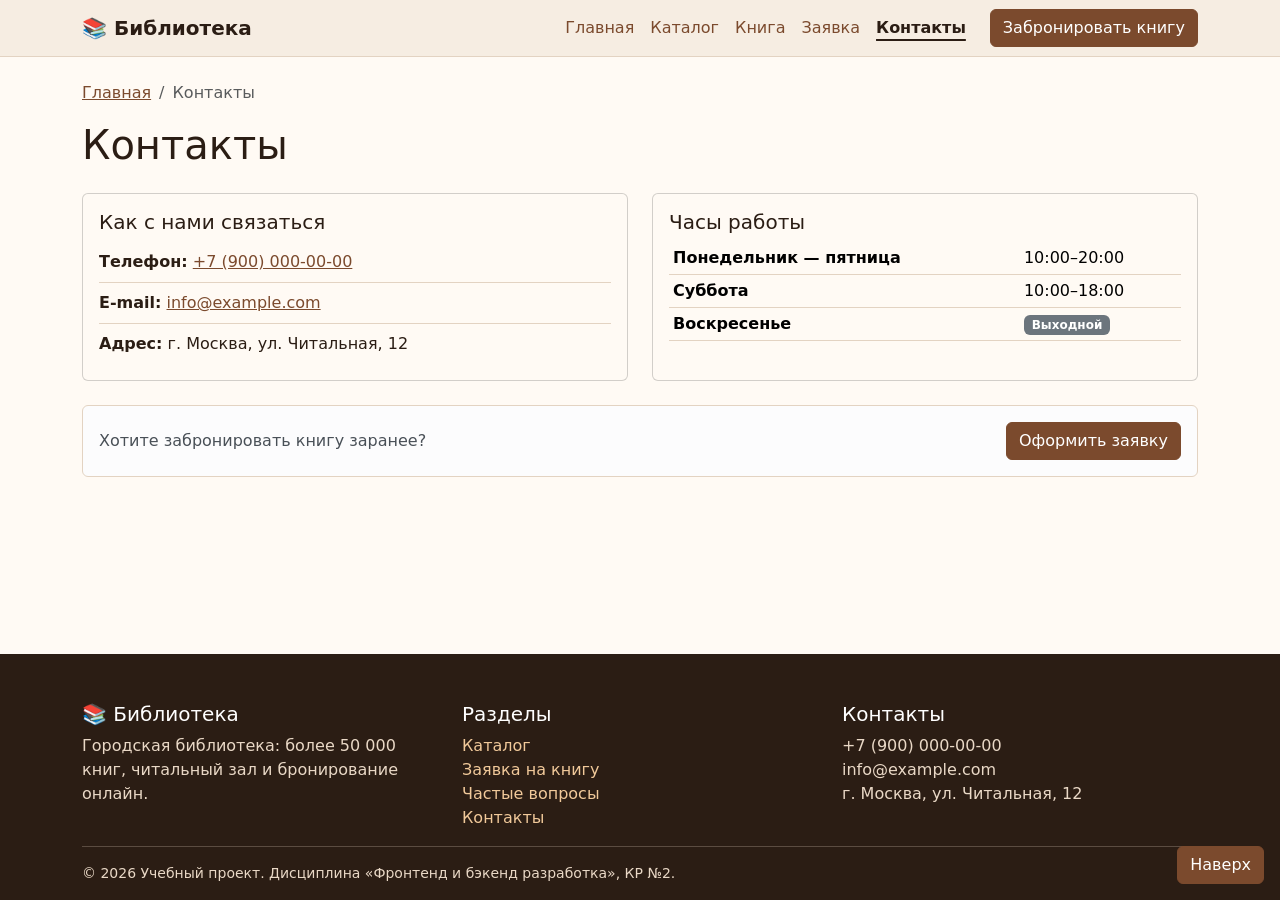
<file: contacts.html>
<!DOCTYPE html>
<html lang="ru">
<head>
  <meta charset="UTF-8">
  <meta name="viewport" content="width=device-width, initial-scale=1.0">
  <meta name="description" content="Адрес, телефон и часы работы городской библиотеки.">
  <title>Контакты — Городская библиотека</title>

  <link rel="stylesheet" href="vendor/bootstrap/css/bootstrap.min.css">
  <link rel="stylesheet" href="css/custom.css">
</head>
<body class="d-flex flex-column min-vh-100">
  <header class="site-header sticky-top">
    <nav class="navbar navbar-expand-lg" aria-label="Основная навигация">
      <div class="container">
        <a class="navbar-brand fw-bold" href="index.html">📚 Библиотека</a>

        <button class="navbar-toggler" type="button" data-bs-toggle="collapse" data-bs-target="#main-nav"
                aria-controls="main-nav" aria-expanded="false" aria-label="Открыть меню">
          <span class="navbar-toggler-icon"></span>
        </button>

        <div class="collapse navbar-collapse" id="main-nav">
          <ul class="navbar-nav ms-auto mb-2 mb-lg-0">
            <li class="nav-item"><a class="nav-link" href="index.html">Главная</a></li>
            <li class="nav-item"><a class="nav-link" href="catalog.html">Каталог</a></li>
            <li class="nav-item"><a class="nav-link" href="product.html">Книга</a></li>
            <li class="nav-item"><a class="nav-link" href="order.html">Заявка</a></li>
            <li class="nav-item"><a class="nav-link active" aria-current="page" href="contacts.html">Контакты</a></li>
          </ul>
          <a class="btn btn-primary ms-lg-3" href="order.html">Забронировать книгу</a>
        </div>
      </div>
    </nav>
  </header>

  <main class="container py-4 flex-grow-1">
    <nav aria-label="Хлебные крошки">
      <ol class="breadcrumb">
        <li class="breadcrumb-item"><a href="index.html">Главная</a></li>
        <li class="breadcrumb-item active" aria-current="page">Контакты</li>
      </ol>
    </nav>

    <h1 class="mb-4">Контакты</h1>

    <div class="row g-4">
      <div class="col-12 col-md-6">
        <div class="card h-100">
          <div class="card-body">
            <h2 class="h5">Как с нами связаться</h2>
            <ul class="list-group list-group-flush">
              <li class="list-group-item px-0"><strong>Телефон:</strong> <a href="tel:+79000000000">+7 (900) 000-00-00</a></li>
              <li class="list-group-item px-0"><strong>E-mail:</strong> <a href="mailto:info@example.com">info@example.com</a></li>
              <li class="list-group-item px-0"><strong>Адрес:</strong> г. Москва, ул. Читальная, 12</li>
            </ul>
          </div>
        </div>
      </div>

      <div class="col-12 col-md-6">
        <div class="card h-100">
          <div class="card-body">
            <h2 class="h5">Часы работы</h2>
            <table class="table table-sm mb-0">
              <caption class="visually-hidden">Часы работы библиотеки</caption>
              <tbody>
                <tr><th scope="row">Понедельник — пятница</th><td>10:00–20:00</td></tr>
                <tr><th scope="row">Суббота</th><td>10:00–18:00</td></tr>
                <tr><th scope="row">Воскресенье</th><td><span class="badge text-bg-secondary">Выходной</span></td></tr>
              </tbody>
            </table>
          </div>
        </div>
      </div>
    </div>

    <div class="alert alert-light border mt-4 d-flex flex-wrap justify-content-between align-items-center gap-2">
      <span>Хотите забронировать книгу заранее?</span>
      <a class="btn btn-primary" href="order.html">Оформить заявку</a>
    </div>
  </main>

  <footer class="site-footer mt-auto pt-5 pb-3">
    <div class="container">
      <div class="row g-4">
        <div class="col-12 col-md-4">
          <h2 class="h5">📚 Библиотека</h2>
          <p class="mb-0">Городская библиотека: более 50 000 книг, читальный зал и бронирование онлайн.</p>
        </div>
        <div class="col-6 col-md-4">
          <h2 class="h5">Разделы</h2>
          <ul class="list-unstyled mb-0">
            <li><a href="catalog.html">Каталог</a></li>
            <li><a href="order.html">Заявка на книгу</a></li>
            <li><a href="index.html#faq">Частые вопросы</a></li>
            <li><a href="contacts.html">Контакты</a></li>
          </ul>
        </div>
        <div class="col-6 col-md-4">
          <h2 class="h5">Контакты</h2>
          <ul class="list-unstyled mb-0">
            <li>+7 (900) 000-00-00</li>
            <li>info@example.com</li>
            <li>г. Москва, ул. Читальная, 12</li>
          </ul>
        </div>
      </div>
      <hr>
      <p class="small mb-0">&copy; 2026 Учебный проект. Дисциплина «Фронтенд и бэкенд разработка», КР №2.</p>
    </div>
  </footer>

  <a class="btn btn-primary position-fixed bottom-0 end-0 m-3 z-3" href="#">Наверх</a>

  <div class="toast-container position-fixed bottom-0 start-50 translate-middle-x p-3">
    <div class="toast align-items-center text-bg-success border-0" id="success-toast" role="status" aria-live="polite" aria-atomic="true">
      <div class="d-flex">
        <div class="toast-body">Заявка отправлена! Мы подготовим книгу к вашему приходу.</div>
        <button class="btn-close btn-close-white me-2 m-auto" type="button" data-bs-dismiss="toast" aria-label="Закрыть"></button>
      </div>
    </div>
  </div>

  <script src="vendor/bootstrap/js/bootstrap.bundle.min.js"></script>
  <script src="js/main.js"></script>
</body>
</html>
</file>
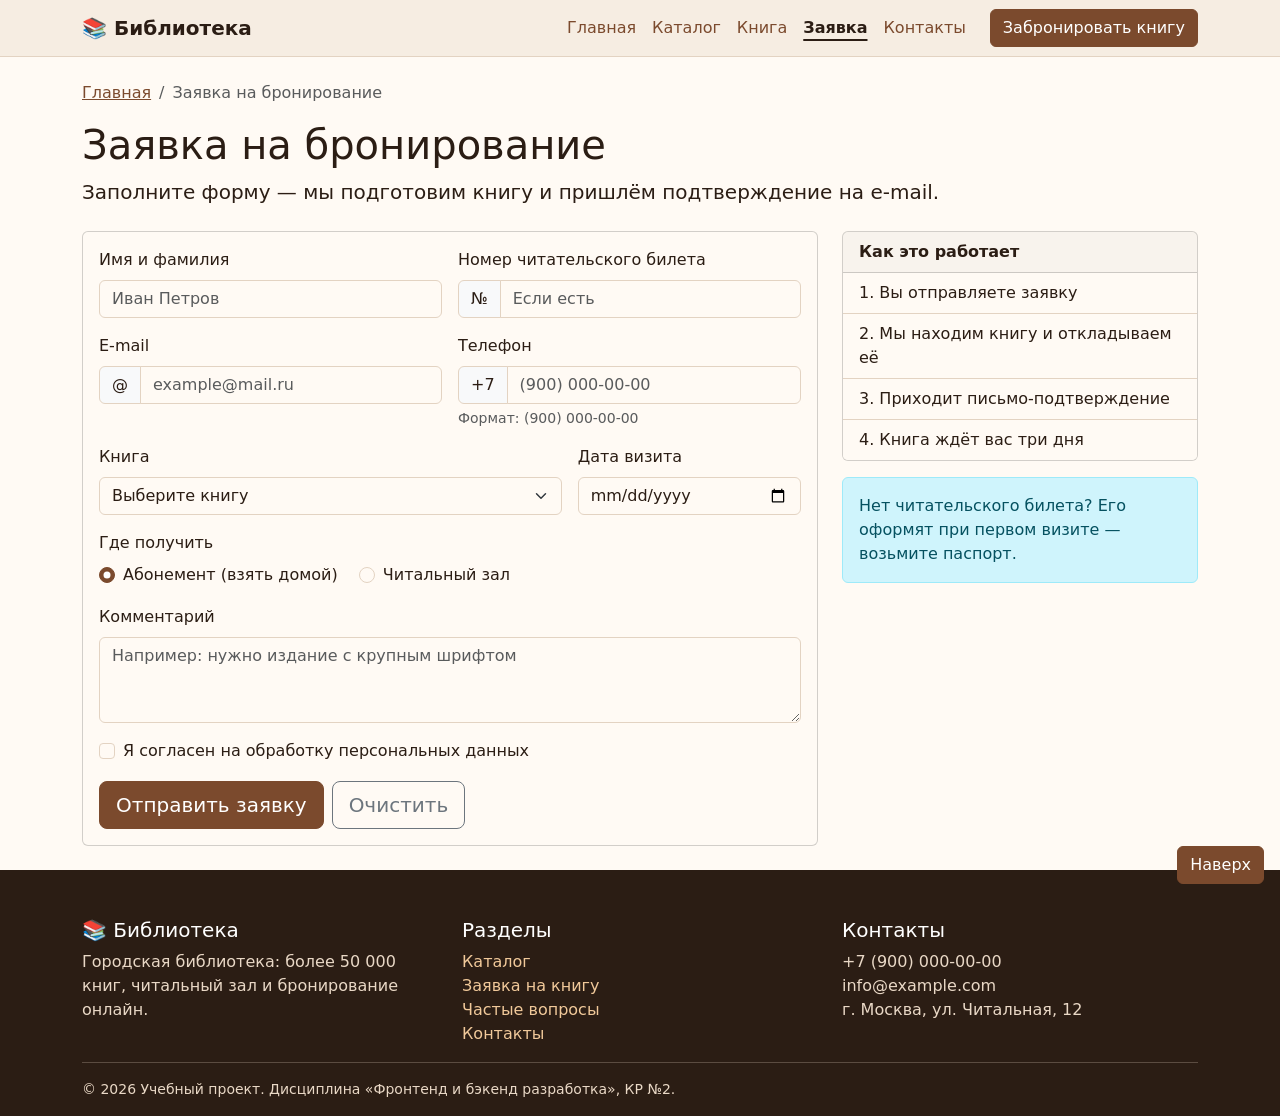
<file: order.html>
<!DOCTYPE html>
<html lang="ru">
<head>
  <meta charset="UTF-8">
  <meta name="viewport" content="width=device-width, initial-scale=1.0">
  <meta name="description" content="Форма бронирования книги в городской библиотеке: выберите книгу, способ получения и удобную дату.">
  <title>Заявка на бронирование — Городская библиотека</title>

  <link rel="stylesheet" href="vendor/bootstrap/css/bootstrap.min.css">
  <link rel="stylesheet" href="css/custom.css">
</head>
<body class="d-flex flex-column min-vh-100">
  <header class="site-header sticky-top">
    <nav class="navbar navbar-expand-lg" aria-label="Основная навигация">
      <div class="container">
        <a class="navbar-brand fw-bold" href="index.html">📚 Библиотека</a>

        <button class="navbar-toggler" type="button" data-bs-toggle="collapse" data-bs-target="#main-nav"
                aria-controls="main-nav" aria-expanded="false" aria-label="Открыть меню">
          <span class="navbar-toggler-icon"></span>
        </button>

        <div class="collapse navbar-collapse" id="main-nav">
          <ul class="navbar-nav ms-auto mb-2 mb-lg-0">
            <li class="nav-item"><a class="nav-link" href="index.html">Главная</a></li>
            <li class="nav-item"><a class="nav-link" href="catalog.html">Каталог</a></li>
            <li class="nav-item"><a class="nav-link" href="product.html">Книга</a></li>
            <li class="nav-item"><a class="nav-link active" aria-current="page" href="order.html">Заявка</a></li>
            <li class="nav-item"><a class="nav-link" href="contacts.html">Контакты</a></li>
          </ul>
          <a class="btn btn-primary ms-lg-3" href="order.html">Забронировать книгу</a>
        </div>
      </div>
    </nav>
  </header>

  <main class="container py-4 flex-grow-1">
    <nav aria-label="Хлебные крошки">
      <ol class="breadcrumb">
        <li class="breadcrumb-item"><a href="index.html">Главная</a></li>
        <li class="breadcrumb-item active" aria-current="page">Заявка на бронирование</li>
      </ol>
    </nav>

    <h1>Заявка на бронирование</h1>
    <p class="lead mb-4">Заполните форму — мы подготовим книгу и пришлём подтверждение на e-mail.</p>

    <div class="row g-4">
      <section class="col-12 col-lg-8" aria-label="Форма заявки">
        <div class="alert alert-success" id="order-success" role="status" hidden>
          <h2 class="alert-heading h5">Заявка отправлена!</h2>
          <p class="mb-0">Книга будет ждать вас на абонементе три дня. <a class="alert-link" href="catalog.html">Вернуться в каталог</a></p>
        </div>

        <form class="card card-body needs-validation" action="#" method="post" novalidate data-success="order-success">
          <div class="row g-3">
            <div class="col-12 col-md-6">
              <label class="form-label" for="name">Имя и фамилия</label>
              <input class="form-control" id="name" name="name" type="text" placeholder="Иван Петров" minlength="2" autocomplete="name" required>
              <div class="invalid-feedback">Введите имя (не короче 2 символов).</div>
            </div>

            <div class="col-12 col-md-6">
              <label class="form-label" for="card-number">Номер читательского билета</label>
              <div class="input-group">
                <span class="input-group-text">№</span>
                <input class="form-control" id="card-number" name="card-number" type="text" inputmode="numeric" placeholder="Если есть">
              </div>
            </div>

            <div class="col-12 col-md-6">
              <label class="form-label" for="email">E-mail</label>
              <div class="input-group has-validation">
                <span class="input-group-text">@</span>
                <input class="form-control" id="email" name="email" type="email" placeholder="example@mail.ru" autocomplete="email" required>
                <div class="invalid-feedback">Введите корректный e-mail.</div>
              </div>
            </div>

            <div class="col-12 col-md-6">
              <label class="form-label" for="phone">Телефон</label>
              <div class="input-group has-validation">
                <span class="input-group-text">+7</span>
                <input class="form-control" id="phone" name="phone" type="tel" inputmode="tel" placeholder="(900) 000-00-00"
                       pattern="\(\d{3}\) \d{3}-\d{2}-\d{2}" autocomplete="tel-national" aria-describedby="phone-hint" required>
                <div class="invalid-feedback">Введите телефон в формате (900) 000-00-00.</div>
              </div>
              <div class="form-text" id="phone-hint">Формат: (900) 000-00-00</div>
            </div>

            <div class="col-12 col-md-8">
              <label class="form-label" for="book">Книга</label>
              <select class="form-select" id="book" name="book" required>
                <option value="">Выберите книгу</option>
                  <option value="tolstoy-war-and-peace">Война и мир — Л. Н. Толстой</option>
                  <option value="bulgakov-master">Мастер и Маргарита — М. А. Булгаков</option>
                  <option value="gogol-dead-souls">Мёртвые души — Н. В. Гоголь</option>
                  <option value="dostoevsky-crime" disabled>Преступление и наказание — Ф. М. Достоевский (выдана)</option>
                  <option value="pushkin-onegin">Евгений Онегин — А. С. Пушкин</option>
                  <option value="sholokhov-don">Тихий Дон — М. А. Шолохов</option>
                  <option value="turgenev-fathers">Отцы и дети — И. С. Тургенев</option>
                  <option value="goncharov-oblomov" disabled>Обломов — И. А. Гончаров (выдана)</option>
              </select>
              <div class="invalid-feedback">Выберите книгу.</div>
            </div>

            <div class="col-12 col-md-4">
              <label class="form-label" for="date">Дата визита</label>
              <input class="form-control" id="date" name="date" type="date" required>
              <div class="invalid-feedback">Выберите дату.</div>
            </div>

            <fieldset class="col-12">
              <legend class="form-label fs-6">Где получить</legend>
              <div class="form-check form-check-inline">
                <input class="form-check-input" id="place-loan" name="place" type="radio" value="loan" checked>
                <label class="form-check-label" for="place-loan">Абонемент (взять домой)</label>
              </div>
              <div class="form-check form-check-inline">
                <input class="form-check-input" id="place-hall" name="place" type="radio" value="hall">
                <label class="form-check-label" for="place-hall">Читальный зал</label>
              </div>
            </fieldset>

            <div class="col-12">
              <label class="form-label" for="comment">Комментарий</label>
              <textarea class="form-control" id="comment" name="comment" rows="3" placeholder="Например: нужно издание с крупным шрифтом"></textarea>
            </div>

            <div class="col-12">
              <div class="form-check">
                <input class="form-check-input" id="agreement" name="agreement" type="checkbox" required>
                <label class="form-check-label" for="agreement">Я согласен на обработку персональных данных</label>
                <div class="invalid-feedback">Нужно согласие на обработку данных.</div>
              </div>
            </div>

            <div class="col-12 d-flex flex-wrap gap-2">
              <button class="btn btn-primary btn-lg" type="submit">Отправить заявку</button>
              <button class="btn btn-outline-secondary btn-lg" type="reset">Очистить</button>
            </div>
          </div>
        </form>
      </section>

      <aside class="col-12 col-lg-4">
        <div class="card">
          <div class="card-header fw-semibold">Как это работает</div>
          <ol class="list-group list-group-numbered list-group-flush">
            <li class="list-group-item">Вы отправляете заявку</li>
            <li class="list-group-item">Мы находим книгу и откладываем её</li>
            <li class="list-group-item">Приходит письмо-подтверждение</li>
            <li class="list-group-item">Книга ждёт вас три дня</li>
          </ol>
        </div>
        <div class="alert alert-info mt-3 mb-0" role="note">
          Нет читательского билета? Его оформят при первом визите — возьмите паспорт.
        </div>
      </aside>
    </div>
  </main>

  <footer class="site-footer mt-auto pt-5 pb-3">
    <div class="container">
      <div class="row g-4">
        <div class="col-12 col-md-4">
          <h2 class="h5">📚 Библиотека</h2>
          <p class="mb-0">Городская библиотека: более 50 000 книг, читальный зал и бронирование онлайн.</p>
        </div>
        <div class="col-6 col-md-4">
          <h2 class="h5">Разделы</h2>
          <ul class="list-unstyled mb-0">
            <li><a href="catalog.html">Каталог</a></li>
            <li><a href="order.html">Заявка на книгу</a></li>
            <li><a href="index.html#faq">Частые вопросы</a></li>
            <li><a href="contacts.html">Контакты</a></li>
          </ul>
        </div>
        <div class="col-6 col-md-4">
          <h2 class="h5">Контакты</h2>
          <ul class="list-unstyled mb-0">
            <li>+7 (900) 000-00-00</li>
            <li>info@example.com</li>
            <li>г. Москва, ул. Читальная, 12</li>
          </ul>
        </div>
      </div>
      <hr>
      <p class="small mb-0">&copy; 2026 Учебный проект. Дисциплина «Фронтенд и бэкенд разработка», КР №2.</p>
    </div>
  </footer>

  <a class="btn btn-primary position-fixed bottom-0 end-0 m-3 z-3" href="#">Наверх</a>

  <div class="toast-container position-fixed bottom-0 start-50 translate-middle-x p-3">
    <div class="toast align-items-center text-bg-success border-0" id="success-toast" role="status" aria-live="polite" aria-atomic="true">
      <div class="d-flex">
        <div class="toast-body">Заявка отправлена! Мы подготовим книгу к вашему приходу.</div>
        <button class="btn-close btn-close-white me-2 m-auto" type="button" data-bs-dismiss="toast" aria-label="Закрыть"></button>
      </div>
    </div>
  </div>

  <script src="vendor/bootstrap/js/bootstrap.bundle.min.js"></script>
  <script src="js/main.js"></script>
</body>
</html>
</file>
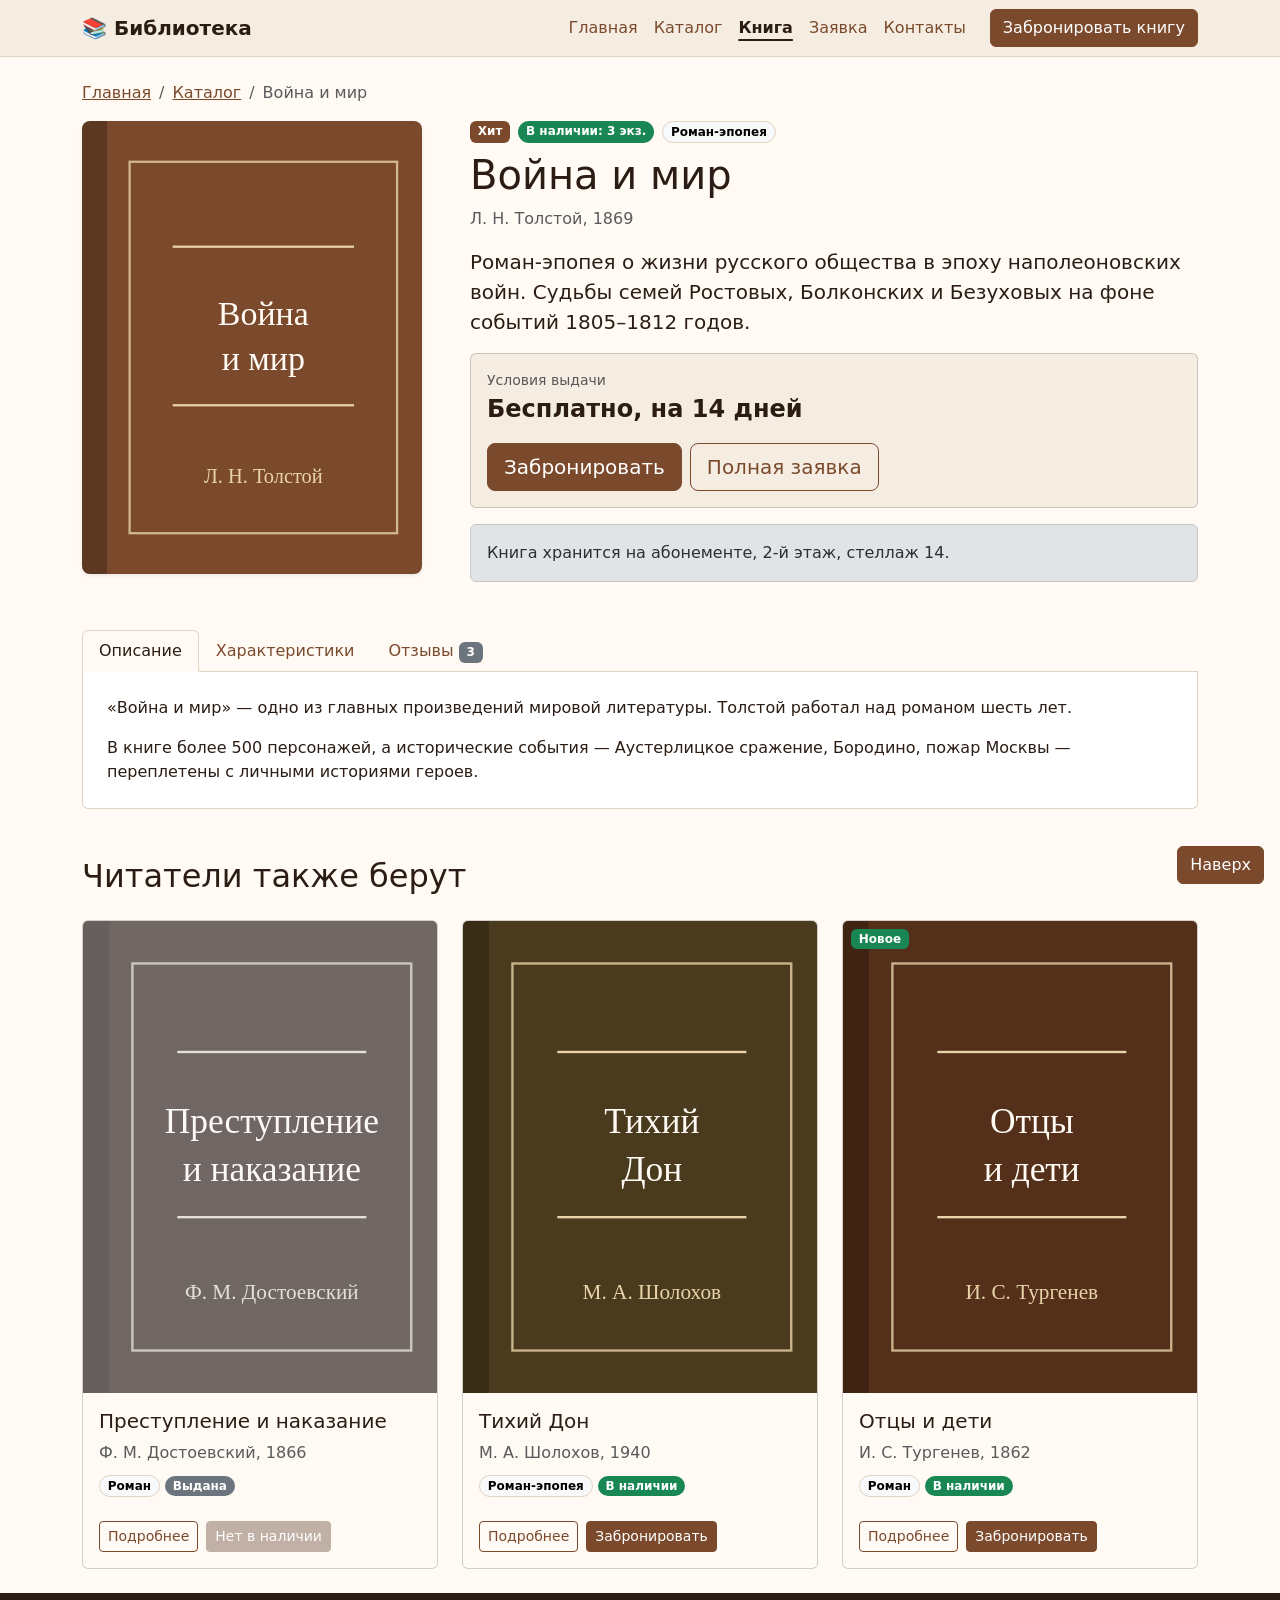
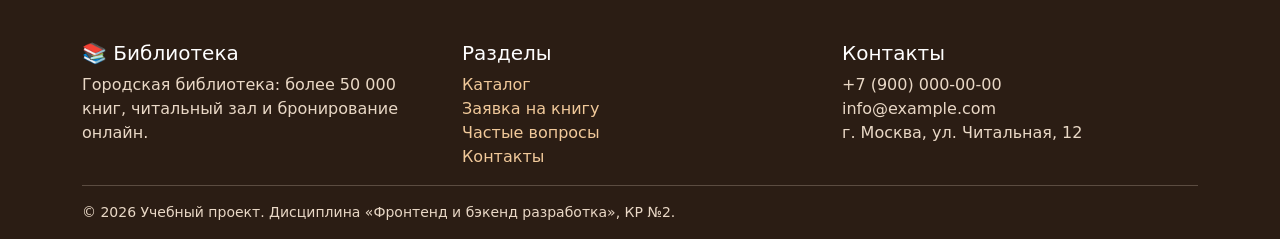
<file: product.html>
<!DOCTYPE html>
<html lang="ru">
<head>
  <meta charset="UTF-8">
  <meta name="viewport" content="width=device-width, initial-scale=1.0">
  <meta name="description" content="Книга «Война и мир» Л. Н. Толстого: описание, характеристики, отзывы читателей и бронирование.">
  <title>Война и мир — Городская библиотека</title>

  <link rel="stylesheet" href="vendor/bootstrap/css/bootstrap.min.css">
  <link rel="stylesheet" href="css/custom.css">
</head>
<body class="d-flex flex-column min-vh-100">
  <header class="site-header sticky-top">
    <nav class="navbar navbar-expand-lg" aria-label="Основная навигация">
      <div class="container">
        <a class="navbar-brand fw-bold" href="index.html">📚 Библиотека</a>

        <button class="navbar-toggler" type="button" data-bs-toggle="collapse" data-bs-target="#main-nav"
                aria-controls="main-nav" aria-expanded="false" aria-label="Открыть меню">
          <span class="navbar-toggler-icon"></span>
        </button>

        <div class="collapse navbar-collapse" id="main-nav">
          <ul class="navbar-nav ms-auto mb-2 mb-lg-0">
            <li class="nav-item"><a class="nav-link" href="index.html">Главная</a></li>
            <li class="nav-item"><a class="nav-link" href="catalog.html">Каталог</a></li>
            <li class="nav-item"><a class="nav-link active" aria-current="page" href="product.html">Книга</a></li>
            <li class="nav-item"><a class="nav-link" href="order.html">Заявка</a></li>
            <li class="nav-item"><a class="nav-link" href="contacts.html">Контакты</a></li>
          </ul>
          <a class="btn btn-primary ms-lg-3" href="order.html">Забронировать книгу</a>
        </div>
      </div>
    </nav>
  </header>

  <main class="container py-4 flex-grow-1">
    <nav aria-label="Хлебные крошки">
      <ol class="breadcrumb">
        <li class="breadcrumb-item"><a href="index.html">Главная</a></li>
        <li class="breadcrumb-item"><a href="catalog.html">Каталог</a></li>
        <li class="breadcrumb-item active" aria-current="page">Война и мир</li>
      </ol>
    </nav>

    <article class="row g-4 g-lg-5 mb-5">
      <div class="col-12 col-md-5 col-lg-4">
        <img class="img-fluid rounded-3 shadow-sm book-cover" src="images/tolstoy-war-and-peace.svg" alt="Обложка книги «Война и мир»" width="300" height="400">
      </div>

      <div class="col-12 col-md-7 col-lg-8">
        <div class="d-flex flex-wrap gap-2 mb-2">
          <span class="badge text-bg-primary">Хит</span>
          <span class="badge rounded-pill text-bg-success">В наличии: 3 экз.</span>
          <span class="badge rounded-pill text-bg-light border">Роман-эпопея</span>
        </div>
        <h1>Война и мир</h1>
        <p class="text-body-secondary">Л. Н. Толстой, 1869</p>
        <p class="lead">
          Роман-эпопея о жизни русского общества в эпоху наполеоновских войн.
          Судьбы семей Ростовых, Болконских и Безуховых на фоне событий 1805–1812 годов.
        </p>

        <div class="card book-terms mb-3">
          <div class="card-body d-flex flex-wrap align-items-center justify-content-between gap-3">
            <div>
              <p class="mb-0 small text-body-secondary">Условия выдачи</p>
              <p class="fs-4 fw-bold mb-0">Бесплатно, на 14 дней</p>
            </div>
            <div class="d-flex flex-wrap gap-2">
              <button class="btn btn-primary btn-lg" type="button" data-bs-toggle="modal" data-bs-target="#order-modal" data-book="Война и мир">Забронировать</button>
              <a class="btn btn-outline-primary btn-lg" href="order.html">Полная заявка</a>
            </div>
          </div>
        </div>
        <div class="alert alert-secondary mb-0" role="note">Книга хранится на абонементе, 2-й этаж, стеллаж 14.</div>
      </div>
    </article>

    <section class="mb-5">
      <ul class="nav nav-tabs" id="book-tabs" role="tablist">
        <li class="nav-item" role="presentation">
          <button class="nav-link active" id="tab-about" data-bs-toggle="tab" data-bs-target="#pane-about" type="button" role="tab" aria-controls="pane-about" aria-selected="true">Описание</button>
        </li>
        <li class="nav-item" role="presentation">
          <button class="nav-link" id="tab-specs" data-bs-toggle="tab" data-bs-target="#pane-specs" type="button" role="tab" aria-controls="pane-specs" aria-selected="false">Характеристики</button>
        </li>
        <li class="nav-item" role="presentation">
          <button class="nav-link" id="tab-reviews" data-bs-toggle="tab" data-bs-target="#pane-reviews" type="button" role="tab" aria-controls="pane-reviews" aria-selected="false">Отзывы <span class="badge text-bg-secondary">3</span></button>
        </li>
      </ul>

      <div class="tab-content border border-top-0 rounded-bottom p-4 bg-white">
        <div class="tab-pane fade show active" id="pane-about" role="tabpanel" aria-labelledby="tab-about" tabindex="0">
          <p>«Война и мир» — одно из главных произведений мировой литературы. Толстой работал над романом шесть лет.</p>
          <p class="mb-0">В книге более 500 персонажей, а исторические события — Аустерлицкое сражение, Бородино, пожар Москвы — переплетены с личными историями героев.</p>
        </div>

        <div class="tab-pane fade" id="pane-specs" role="tabpanel" aria-labelledby="tab-specs" tabindex="0">
          <div class="table-responsive">
            <table class="table table-striped table-hover mb-0 specs-table">
              <caption class="visually-hidden">Характеристики книги «Война и мир»</caption>
              <thead>
                <tr><th scope="col">Параметр</th><th scope="col">Значение</th></tr>
              </thead>
              <tbody>
                  <tr><th scope="row">Автор</th><td>Л. Н. Толстой</td></tr>
                  <tr><th scope="row">Жанр</th><td>Роман-эпопея</td></tr>
                  <tr><th scope="row">Год первого издания</th><td>1869</td></tr>
                  <tr><th scope="row">Издательство</th><td>Эксмо, 2020</td></tr>
                  <tr><th scope="row">Количество страниц</th><td>1 300 (2 тома)</td></tr>
                  <tr><th scope="row">Язык</th><td>Русский</td></tr>
                  <tr><th scope="row">Срок выдачи</th><td>14 дней</td></tr>
                  <tr><th scope="row">Экземпляров в фонде</th><td>3</td></tr>
              </tbody>
            </table>
          </div>
        </div>

        <div class="tab-pane fade" id="pane-reviews" role="tabpanel" aria-labelledby="tab-reviews" tabindex="0">
          <ul class="list-group list-group-flush">
            <li class="list-group-item px-0"><strong>Анна</strong> <span class="text-warning" aria-label="5 из 5">★★★★★</span><br>Перечитала спустя десять лет — совсем другая книга.</li>
            <li class="list-group-item px-0"><strong>Дмитрий</strong> <span class="text-warning" aria-label="4 из 5">★★★★☆</span><br>Издание удобное, крупный шрифт, есть комментарии к французским фразам.</li>
            <li class="list-group-item px-0"><strong>Ольга</strong> <span class="text-warning" aria-label="5 из 5">★★★★★</span><br>Брала второй том в читальный зал — всё быстро нашли.</li>
          </ul>
        </div>
      </div>
    </section>

    <section>
      <h2 class="mb-4">Читатели также берут</h2>
      <div class="row row-cols-2 row-cols-lg-3 g-3 g-md-4">
        <div class="col">
          <article class="card book-card book-card--unavailable h-100">
            <img class="card-img-top book-card__cover" src="images/dostoevsky-crime.svg" alt="Обложка книги «Преступление и наказание»" width="300" height="400" loading="lazy">
            <div class="card-body">
              <h3 class="card-title h5">Преступление и наказание</h3>
              <p class="card-text text-body-secondary mb-2">Ф. М. Достоевский, 1866</p>
              <span class="badge rounded-pill text-bg-light border">Роман</span>
              <span class="badge rounded-pill text-bg-secondary">Выдана</span>
            </div>
            <div class="card-footer bg-transparent border-0 d-flex flex-wrap gap-2 pb-3">
              <a class="btn btn-outline-primary btn-sm" href="product.html">Подробнее</a>
              <button class="btn btn-primary btn-sm" type="button" disabled>Нет в наличии</button>
            </div>
          </article>
        </div>

        <div class="col">
          <article class="card book-card h-100">
            <img class="card-img-top book-card__cover" src="images/sholokhov-don.svg" alt="Обложка книги «Тихий Дон»" width="300" height="400" loading="lazy">
            <div class="card-body">
              <h3 class="card-title h5">Тихий Дон</h3>
              <p class="card-text text-body-secondary mb-2">М. А. Шолохов, 1940</p>
              <span class="badge rounded-pill text-bg-light border">Роман-эпопея</span>
              <span class="badge rounded-pill text-bg-success">В наличии</span>
            </div>
            <div class="card-footer bg-transparent border-0 d-flex flex-wrap gap-2 pb-3">
              <a class="btn btn-outline-primary btn-sm" href="product.html">Подробнее</a>
              <button class="btn btn-primary btn-sm" type="button" data-bs-toggle="modal" data-bs-target="#order-modal" data-book="Тихий Дон">Забронировать</button>
            </div>
          </article>
        </div>

        <div class="col">
          <article class="card book-card h-100">
          <span class="badge text-bg-success position-absolute top-0 start-0 m-2">Новое</span>
            <img class="card-img-top book-card__cover" src="images/turgenev-fathers.svg" alt="Обложка книги «Отцы и дети»" width="300" height="400" loading="lazy">
            <div class="card-body">
              <h3 class="card-title h5">Отцы и дети</h3>
              <p class="card-text text-body-secondary mb-2">И. С. Тургенев, 1862</p>
              <span class="badge rounded-pill text-bg-light border">Роман</span>
              <span class="badge rounded-pill text-bg-success">В наличии</span>
            </div>
            <div class="card-footer bg-transparent border-0 d-flex flex-wrap gap-2 pb-3">
              <a class="btn btn-outline-primary btn-sm" href="product.html">Подробнее</a>
              <button class="btn btn-primary btn-sm" type="button" data-bs-toggle="modal" data-bs-target="#order-modal" data-book="Отцы и дети">Забронировать</button>
            </div>
          </article>
        </div>
      </div>
    </section>
  </main>

  <footer class="site-footer mt-auto pt-5 pb-3">
    <div class="container">
      <div class="row g-4">
        <div class="col-12 col-md-4">
          <h2 class="h5">📚 Библиотека</h2>
          <p class="mb-0">Городская библиотека: более 50 000 книг, читальный зал и бронирование онлайн.</p>
        </div>
        <div class="col-6 col-md-4">
          <h2 class="h5">Разделы</h2>
          <ul class="list-unstyled mb-0">
            <li><a href="catalog.html">Каталог</a></li>
            <li><a href="order.html">Заявка на книгу</a></li>
            <li><a href="index.html#faq">Частые вопросы</a></li>
            <li><a href="contacts.html">Контакты</a></li>
          </ul>
        </div>
        <div class="col-6 col-md-4">
          <h2 class="h5">Контакты</h2>
          <ul class="list-unstyled mb-0">
            <li>+7 (900) 000-00-00</li>
            <li>info@example.com</li>
            <li>г. Москва, ул. Читальная, 12</li>
          </ul>
        </div>
      </div>
      <hr>
      <p class="small mb-0">&copy; 2026 Учебный проект. Дисциплина «Фронтенд и бэкенд разработка», КР №2.</p>
    </div>
  </footer>

  <a class="btn btn-primary position-fixed bottom-0 end-0 m-3 z-3" href="#">Наверх</a>

  <div class="modal fade" id="order-modal" tabindex="-1" aria-labelledby="order-modal-title" aria-hidden="true">
    <div class="modal-dialog modal-dialog-centered">
      <div class="modal-content">
        <form class="needs-validation" action="#" method="post" novalidate>
          <div class="modal-header">
            <h2 class="modal-title fs-5" id="order-modal-title">Быстрое бронирование</h2>
            <button class="btn-close" type="button" data-bs-dismiss="modal" aria-label="Закрыть"></button>
          </div>

          <div class="modal-body">
            <div class="alert alert-light border py-2">Книга: <strong data-book-name>не выбрана</strong></div>
            <input id="modal-book" name="book" type="hidden">

            <div class="mb-3">
              <label class="form-label" for="modal-name">Имя</label>
              <input class="form-control" id="modal-name" name="name" type="text" minlength="2" autocomplete="name" required>
              <div class="invalid-feedback">Введите имя (не короче 2 символов).</div>
            </div>

            <div class="mb-3">
              <label class="form-label" for="modal-phone">Телефон</label>
              <div class="input-group has-validation">
                <span class="input-group-text">+7</span>
                <input class="form-control" id="modal-phone" name="phone" type="tel" inputmode="tel" placeholder="(900) 000-00-00"
                       pattern="\(\d{3}\) \d{3}-\d{2}-\d{2}" autocomplete="tel-national" required>
                <div class="invalid-feedback">Формат: (900) 000-00-00.</div>
              </div>
            </div>

            <div class="form-check">
              <input class="form-check-input" id="modal-agreement" name="agreement" type="checkbox" required>
              <label class="form-check-label" for="modal-agreement">Я согласен на обработку персональных данных</label>
              <div class="invalid-feedback">Нужно согласие на обработку данных.</div>
            </div>
          </div>

          <div class="modal-footer">
            <button class="btn btn-outline-secondary" type="button" data-bs-dismiss="modal">Отмена</button>
            <button class="btn btn-primary" type="submit">Забронировать</button>
          </div>
        </form>
      </div>
    </div>
  </div>

  <div class="toast-container position-fixed bottom-0 start-50 translate-middle-x p-3">
    <div class="toast align-items-center text-bg-success border-0" id="success-toast" role="status" aria-live="polite" aria-atomic="true">
      <div class="d-flex">
        <div class="toast-body">Заявка отправлена! Мы подготовим книгу к вашему приходу.</div>
        <button class="btn-close btn-close-white me-2 m-auto" type="button" data-bs-dismiss="toast" aria-label="Закрыть"></button>
      </div>
    </div>
  </div>

  <script src="vendor/bootstrap/js/bootstrap.bundle.min.js"></script>
  <script src="js/main.js"></script>
</body>
</html>
</file>
<file: css/custom.css>
:root {
  --color-bg: #fffaf4;
  --color-text: #2b1d14;
  --color-primary: #7b4a2d;
  --color-primary-dark: #54301b;
  --color-surface: #f6ede2;
  --color-dark: #2b1d14;

  --bs-body-bg: var(--color-bg);
  --bs-body-color: var(--color-text);
  --bs-primary: #7b4a2d;
  --bs-primary-rgb: 123, 74, 45;
  --bs-dark-rgb: 43, 29, 20;
  --bs-link-color-rgb: 123, 74, 45;
  --bs-link-hover-color-rgb: 84, 48, 27;
  --bs-border-color: #e3d3c2;
}

.btn-primary {
  --bs-btn-bg: var(--color-primary);
  --bs-btn-border-color: var(--color-primary);
  --bs-btn-hover-bg: var(--color-primary-dark);
  --bs-btn-hover-border-color: var(--color-primary-dark);
  --bs-btn-active-bg: var(--color-primary-dark);
  --bs-btn-active-border-color: var(--color-primary-dark);
  --bs-btn-disabled-bg: #a08a7b;
  --bs-btn-disabled-border-color: #a08a7b;
}

.btn-outline-primary {
  --bs-btn-color: var(--color-primary);
  --bs-btn-border-color: var(--color-primary);
  --bs-btn-hover-bg: var(--color-primary);
  --bs-btn-hover-border-color: var(--color-primary);
  --bs-btn-hover-color: #ffffff;
  --bs-btn-active-bg: var(--color-primary-dark);
  --bs-btn-active-border-color: var(--color-primary-dark);
  --bs-btn-active-color: #ffffff;
}

.form-control:focus,
.form-select:focus,
.form-check-input:focus {
  border-color: var(--color-primary);
  box-shadow: 0 0 0 0.25rem rgba(123, 74, 45, 0.25);
}

.form-check-input:checked {
  background-color: var(--color-primary);
  border-color: var(--color-primary);
}

.pagination {
  --bs-pagination-color: var(--color-primary);
  --bs-pagination-hover-color: var(--color-primary-dark);
  --bs-pagination-active-bg: var(--color-primary);
  --bs-pagination-active-border-color: var(--color-primary);
}

.nav-tabs .nav-link {
  color: var(--color-primary);
}

.nav-tabs .nav-link.active {
  color: var(--color-text);
}

.accordion {
  --bs-accordion-active-bg: var(--color-surface);
  --bs-accordion-active-color: var(--color-primary-dark);
  --bs-accordion-btn-focus-box-shadow: 0 0 0 0.25rem rgba(123, 74, 45, 0.25);
}

.site-header {
  background-color: var(--color-surface);
  border-bottom: 1px solid var(--bs-border-color);
}

.site-header .navbar {
  --bs-navbar-color: var(--color-primary);
  --bs-navbar-hover-color: var(--color-primary-dark);
  --bs-navbar-active-color: var(--color-text);
  --bs-navbar-brand-color: var(--color-text);
  --bs-navbar-brand-hover-color: var(--color-primary);
}

.site-header .nav-link.active {
  font-weight: 600;
  text-decoration: underline;
  text-underline-offset: 6px;
  text-decoration-thickness: 2px;
}

.hero {
  color: #fffaf4;
  background-color: var(--color-dark);
  background-image: radial-gradient(circle at 80% 50%, rgba(123, 74, 45, 0.55), transparent 60%);
}

.hero .lead {
  color: #e9d8c6;
}

.hero__image {
  box-shadow: 0 1rem 2.5rem rgba(0, 0, 0, 0.5);
}

.advantage-card__icon {
  display: grid;
  place-items: center;
  width: 3rem;
  height: 3rem;
  font-size: 1.5rem;
  background-color: var(--color-surface);
  border-radius: 50%;
}

.book-card__cover {
  height: auto;
  aspect-ratio: 3 / 4;
  object-fit: cover;
}

@media (max-width: 575.98px) {
  .book-card .card-title {
    font-size: 1rem;
  }

  .book-card .card-text {
    font-size: 0.875rem;
  }
}

.book-card {
  transition: transform 0.2s ease, box-shadow 0.2s ease;
}

.book-card:hover {
  transform: translateY(-4px);
  box-shadow: 0 0.75rem 1.5rem rgba(43, 29, 20, 0.15);
}

.book-card:focus-within {
  border-color: var(--color-primary);
}

.book-card--rare {
  border: 2px solid #c9a063;
}

.book-card--unavailable .book-card__cover {
  filter: grayscale(0.8);
  opacity: 0.7;
}

.book-card--unavailable:hover {
  transform: none;
}

.book-terms {
  background-color: var(--color-surface);
}

.book-cover {
  width: 100%;
  max-width: 360px;
}

.books-carousel .carousel-item {
  padding: 0.5rem 0.25rem 1.25rem;
}

.events-carousel__slide {
  min-height: 260px;
  color: #fffaf4;
}

.events-carousel__slide--1 { background-color: #54301b; }
.events-carousel__slide--2 { background-color: #3d2a4a; }
.events-carousel__slide--3 { background-color: #2f4a3a; }

.events-carousel__content {
  max-width: 640px;
  margin: 0 auto;
  padding: 3rem 4.5rem 3.5rem;
  text-align: center;
}

@media (min-width: 992px) {
  .catalog-filters {
    position: sticky;
    top: 5.5rem;
  }
}

.specs-table th[scope="row"] {
  width: 45%;
  font-weight: 600;
}

.site-footer {
  color: #e9d8c6;
  background-color: var(--color-dark);
}

.site-footer h2 {
  color: #ffffff;
}

.site-footer a {
  color: #f1c99a;
  text-decoration: none;
}

.site-footer a:hover {
  color: #ffffff;
  text-decoration: underline;
}

a:focus-visible,
.btn:focus-visible {
  outline: 3px solid var(--color-primary-dark);
  outline-offset: 2px;
  box-shadow: none;
}

.hero .btn:focus-visible,
.site-footer a:focus-visible {
  outline-color: #f1c99a;
}
</file>
